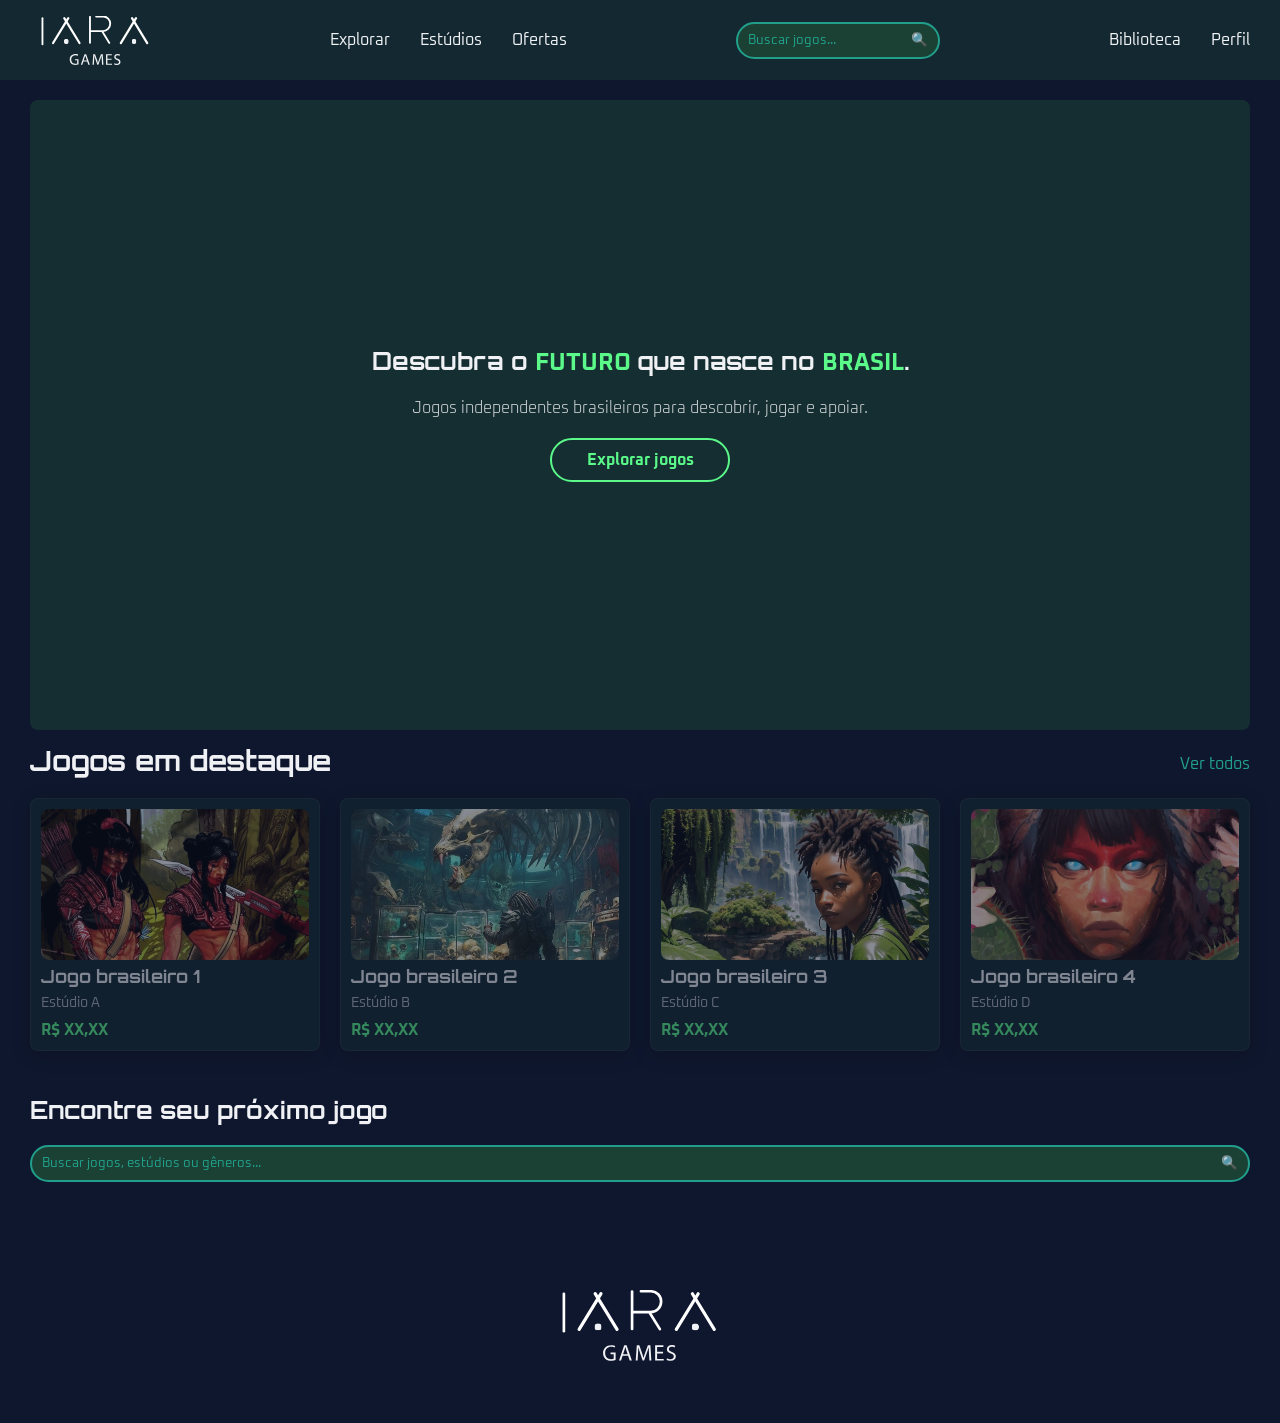
<file: Sprint_1/index.html>
<!DOCTYPE html>
<html lang="pt-BR">
<head>

    <meta charset="UTF-8">
    <meta name="viewport" content="width=device-width, initial-scale=1.0">
    <title>IARA GAMES</title>

        <!-- Icone no Browser -->
     <link rel="shortcut icon" href="./imagens/logo_IARA_GAMES.svg" type="image/svg+xml">

    <!-- Declarando as fontes pelo Google Fonts -->
    <link rel="preconnect" href="https://fonts.googleapis.com">
<link rel="preconnect" href="https://fonts.gstatic.com" crossorigin>
<link href="https://fonts.googleapis.com/css2?family=Oxanium:wght@300;400;500;600;700&display=swap" rel="stylesheet">


    <!-- Chamada para o css -->
     <link rel="stylesheet" href="./CSS/styles.css">

          <!-- Chamada do BS Icons -->
      <link rel="stylesheet" href="https://cdn.jsdelivr.net/npm/bootstrap-icons@1.13.1/font/bootstrap-icons.min.css">


</head>
<body>
    <!-- header da pagina -->
    <header class="header-page" id="top">
    <h1 class="logo">
        <img src="./Imagens/logo_IARA_GAMES.svg" alt="IARA Games - Jogos 100% Brasileiros" class="logo-img">
    </h1>

    <nav aria-label="Navegação principal">
        <ul class="header-menu">
            <li><a href="explorar.html" class="item-menu">Explorar</a></li>
            <li><a href="estudios.html" class="item-menu">Estúdios</a></li>
            <li><a href="ofertas.html" class="item-menu">Ofertas</a></li>
        </ul>
    </nav>
<!-- Header - barra de navegação - Pesquisar -->
    <form class="header-search" role="search" action="#">
        <label for="busca-jogos" class="visually-hidden">Buscar jogos</label>
        <input
            type="search"
            id="busca-jogos"
            name="busca"
            placeholder="Buscar jogos...">
        <button type="submit" aria-label="Buscar">🔍</button>
    </form>

    <nav aria-label="Conta">
        <ul class="header-menu">
            <li><a href="biblioteca.html" class="item-menu">Biblioteca</a></li>
            <li><a href="perfil.html" class="item-menu">Perfil</a></li>
        </ul>
    </nav>
</header>
<!-- Hero -->
<section class="hero">
    <video class="hero-video" autoplay muted loop playsinline>
    <source src="./Imagens/video.mp4" type="video/mp4">
</video>

    <div class="hero-overlay"></div>

    <div class="hero-content">
        <h2>
            Descubra o <span class="text-highlight">FUTURO</span> que nasce no <span class="text-highlight">BRASIL</span>.
        </h2>
        <p class="hero-subtitle">Jogos independentes brasileiros para descobrir, jogar e apoiar.</p>
        <a href="explorar.html" class="btn-primary">Explorar jogos</a>
    </div>
</section>
<!-- Sessão de jogos disponíveis -->
<section class="jogos-destaque">

    <div class="jogos-header">
        <h2>Jogos em destaque</h2>
        <a href="explorar.html" class="link-ver-todos">Ver todos</a>
    </div>

    <div class="jogos-grid">
    <article class="jogo-card">
    <img src="./Imagens/img_1.jpg" title="Jogo Brasileiro 1" alt="Capa do jogo brasileiro 1" class="jogo-imagem" loading="lazy">
    <h3 class="jogo-nome">Jogo brasileiro 1</h3>
    <p class="jogo-estudio">Estúdio A</p>
    <p class="jogo-preco">R$ XX,XX</p>
    </article>

    <article class="jogo-card">
    <img src="./Imagens/img_2.jpg" title="Jogo Brasileiro 2" alt="Capa do jogo brasileiro 2" class="jogo-imagem" loading="lazy">
    <h3 class="jogo-nome">Jogo brasileiro 2</h3>
    <p class="jogo-estudio">Estúdio B</p>
    <p class="jogo-preco">R$ XX,XX</p>
    </article>

    <article class="jogo-card">
    <img src="./Imagens/img_3.jpg" title="Jogo Brasileiro 3" alt="Capa do jogo brasileiro 3" class="jogo-imagem" loading="lazy">
    <h3 class="jogo-nome">Jogo brasileiro 3</h3>
    <p class="jogo-estudio">Estúdio C</p>
    <p class="jogo-preco">R$ XX,XX</p>
    </article>

    <article class="jogo-card">
    <img src="./Imagens/img_4.jpg" title="Jogo Brasileiro 4" alt="Capa do jogo brasileiro 4" class="jogo-imagem" loading="lazy">
    <h3 class="jogo-nome">Jogo brasileiro 4</h3>
    <p class="jogo-estudio">Estúdio D</p>
    <p class="jogo-preco">R$ XX,XX</p>
    </article>
    </div>
</section>

<section class="busca-secundaria">
    <div class="busca-geral">
        <h2>Encontre seu próximo jogo</h2>
    </div>
    <form class="header-search" role="search" action="#">
        <label for="secundaria-jogos" class="visually-hidden">Buscar jogos, estúdios ou gêneros</label>
        <input
            type="search"
            id="secundaria-jogos"
            name="busca"
            placeholder="Buscar jogos, estúdios ou gêneros...">
        <button type="submit" aria-label="Buscar">🔍</button>
    </form>
</section>

<footer class="footer-page">
    <a href="#top" class="footer-logo-link">
        <img src="./Imagens/logo_IARA_GAMES.svg" alt="Voltar ao topo - IARA Games" class="footer-logo">
    </a>
</footer>
</body>
</html>
</file>
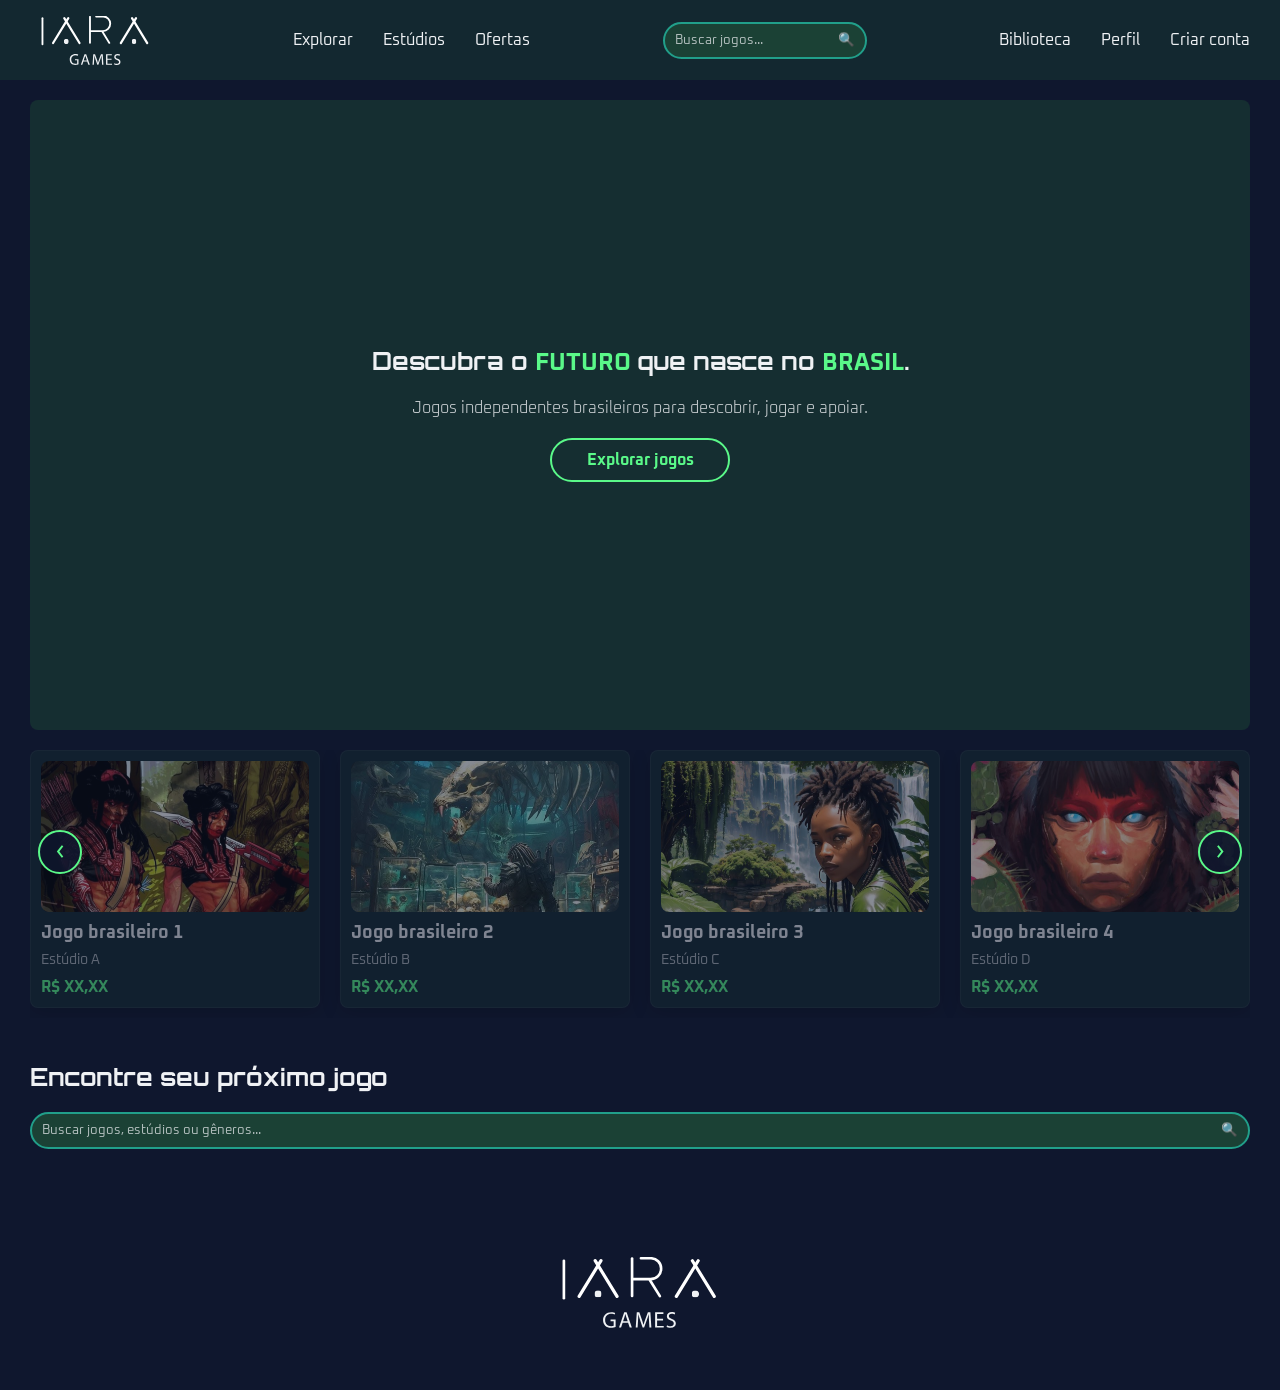
<file: Sprint_2/index.html>
<!DOCTYPE html>
<html lang="pt-BR">
<head>

    <meta charset="UTF-8">
    <meta name="viewport" content="width=device-width, initial-scale=1.0">
    <title>IARA GAMES</title>

        <!-- Icone no Browser -->
     <link rel="shortcut icon" href="./Imagens/logo_IARA_GAMES.svg" type="image/svg+xml">

    <!-- Declarando as fontes pelo Google Fonts -->
    <link rel="preconnect" href="https://fonts.googleapis.com">
<link rel="preconnect" href="https://fonts.gstatic.com" crossorigin>
<link href="https://fonts.googleapis.com/css2?family=Oxanium:wght@300;400;500;600;700&display=swap" rel="stylesheet">


    <!-- Chamada para o css -->
     <link rel="stylesheet" href="./CSS/styles.css">

          <!-- Chamada do BS Icons -->
      <link rel="stylesheet" href="https://cdn.jsdelivr.net/npm/bootstrap-icons@1.13.1/font/bootstrap-icons.min.css">


</head>
<body>
    <!-- header da pagina -->
    <header class="header-page" id="top">
    <h1 class="logo">
        <img src="./Imagens/logo_IARA_GAMES.svg" alt="IARA Games - Jogos 100% Brasileiros" class="logo-img">
    </h1>

    <nav aria-label="Navegação principal">
        <ul class="header-menu">
            <li><a href="explorar.html" class="item-menu">Explorar</a></li>
            <li><a href="estudios.html" class="item-menu">Estúdios</a></li>
            <li><a href="ofertas.html" class="item-menu">Ofertas</a></li>
        </ul>
    </nav>
<!-- Header - barra de navegação - Pesquisar -->
    <form class="header-search" role="search" action="#">
        <label for="busca-jogos" class="visually-hidden">Buscar jogos</label>
        <input
            type="search"
            id="busca-jogos"
            name="busca"
            placeholder="Buscar jogos...">
        <button type="submit" aria-label="Buscar">🔍</button>
    </form>

    <nav aria-label="Conta">
        <ul class="header-menu">
            <li><a href="biblioteca.html" class="item-menu">Biblioteca</a></li>
            <li><a href="perfil.html" class="item-menu">Perfil</a></li>
            <li><a href="cadastro.html" class="item-menu">Criar conta</a></li>
        </ul>
    </nav>
</header>
<!-- Hero -->
<section class="hero">
    <video class="hero-video" autoplay muted loop playsinline>
    <source src="./Imagens/video.mp4" type="video/mp4">
</video>

    <div class="hero-overlay"></div>

    <div class="hero-content">
        <h2>
            Descubra o <span class="text-highlight">FUTURO</span> que nasce no <span class="text-highlight">BRASIL</span>.
        </h2>
        <p class="hero-subtitle">Jogos independentes brasileiros para descobrir, jogar e apoiar.</p>
        <a href="explorar.html" class="btn-primary">Explorar jogos</a>
    </div>
</section>
<!-- Sessão de jogos disponíveis -->
<section class="jogos-destaque">

<div class="carrossel" role="group" aria-label="Carrossel de jogos em destaque">

<a href="#jogo-8" class="carrossel-seta carrossel-seta-anterior seta-pagina-1" aria-label="Ver jogos anteriores">
    <span aria-hidden="true">‹</span>
</a>
<a href="#jogo-1" class="carrossel-seta carrossel-seta-anterior seta-pagina-2" aria-label="Ver jogos anteriores">
    <span aria-hidden="true">‹</span>
</a>

<a href="#jogo-8" class="carrossel-seta carrossel-seta-proximo seta-pagina-1" aria-label="Ver próximos jogos">
    <span aria-hidden="true">›</span>
</a>
<a href="#jogo-1" class="carrossel-seta carrossel-seta-proximo seta-pagina-2" aria-label="Ver próximos jogos">
    <span aria-hidden="true">›</span>
</a>

    <div class="jogos-grid" id="carrossel-jogos">
    <article class="jogo-card" id="jogo-1">
    <img src="./Imagens/img_1.jpg" title="Jogo Brasileiro 1" alt="Capa do jogo brasileiro 1" class="jogo-imagem" loading="lazy">
    <h3 class="jogo-nome"><a href="explorar.html">Jogo brasileiro 1</a></h3>
    <p class="jogo-estudio">Estúdio A</p>
    <p class="jogo-preco">R$ XX,XX</p>
    </article>

    <article class="jogo-card">
    <img src="./Imagens/img_2.jpg" title="Jogo Brasileiro 2" alt="Capa do jogo brasileiro 2" class="jogo-imagem" loading="lazy">
    <h3 class="jogo-nome"><a href="explorar.html">Jogo brasileiro 2</a></h3>
    <p class="jogo-estudio">Estúdio B</p>
    <p class="jogo-preco">R$ XX,XX</p>
    </article>

    <article class="jogo-card">
    <img src="./Imagens/img_3.jpg" title="Jogo Brasileiro 3" alt="Capa do jogo brasileiro 3" class="jogo-imagem" loading="lazy">
    <h3 class="jogo-nome"><a href="explorar.html">Jogo brasileiro 3</a></h3>
    <p class="jogo-estudio">Estúdio C</p>
    <p class="jogo-preco">R$ XX,XX</p>
    </article>

    <article class="jogo-card">
    <img src="./Imagens/img_4.jpg" title="Jogo Brasileiro 4" alt="Capa do jogo brasileiro 4" class="jogo-imagem" loading="lazy">
    <h3 class="jogo-nome"><a href="explorar.html">Jogo brasileiro 4</a></h3>
    <p class="jogo-estudio">Estúdio D</p>
    <p class="jogo-preco">R$ XX,XX</p>
    </article>

    <article class="jogo-card">
    <img src="./Imagens/img_5.jpg" title="Jogo Brasileiro 5" alt="Capa do jogo brasileiro 5" class="jogo-imagem" loading="lazy">
    <h3 class="jogo-nome"><a href="explorar.html">Jogo brasileiro 5</a></h3>
    <p class="jogo-estudio">Estúdio E</p>
    <p class="jogo-preco">R$ XX,XX</p>
    </article>

    <article class="jogo-card">
    <img src="./Imagens/img_6.jpg" title="Jogo Brasileiro 6" alt="Capa do jogo brasileiro 6" class="jogo-imagem" loading="lazy">
    <h3 class="jogo-nome"><a href="explorar.html">Jogo brasileiro 6</a></h3>
    <p class="jogo-estudio">Estúdio F</p>
    <p class="jogo-preco">R$ XX,XX</p>
    </article>

    <article class="jogo-card">
    <img src="./Imagens/img_7.jpg" title="Jogo Brasileiro 7" alt="Capa do jogo brasileiro 7" class="jogo-imagem" loading="lazy">
    <h3 class="jogo-nome"><a href="explorar.html">Jogo brasileiro 7</a></h3>
    <p class="jogo-estudio">Estúdio G</p>
    <p class="jogo-preco">R$ XX,XX</p>
    </article>

    <article class="jogo-card" id="jogo-8">
    <img src="./Imagens/img_8.jpg" title="Jogo Brasileiro 8" alt="Capa do jogo brasileiro 8" class="jogo-imagem" loading="lazy">
    <h3 class="jogo-nome"><a href="explorar.html">Jogo brasileiro 8</a></h3>
    <p class="jogo-estudio">Estúdio H</p>
    <p class="jogo-preco">R$ XX,XX</p>
    </article>
    </div>
    </div>
</section>

<section class="busca-secundaria">
    <div class="busca-geral">
        <h2>Encontre seu próximo jogo</h2>
    </div>
    <form class="header-search" role="search" action="#">
        <label for="secundaria-jogos" class="visually-hidden">Buscar jogos, estúdios ou gêneros</label>
        <input
            type="search"
            id="secundaria-jogos"
            name="busca"
            placeholder="Buscar jogos, estúdios ou gêneros...">
        <button type="submit" aria-label="Buscar">🔍</button>
    </form>
</section>

<footer class="footer-page">
    <a href="#top" class="footer-logo-link">
        <img src="./Imagens/logo_IARA_GAMES.svg" alt="Voltar ao topo - IARA Games" class="footer-logo">
    </a>
</footer>

</body>
</html>
</file>
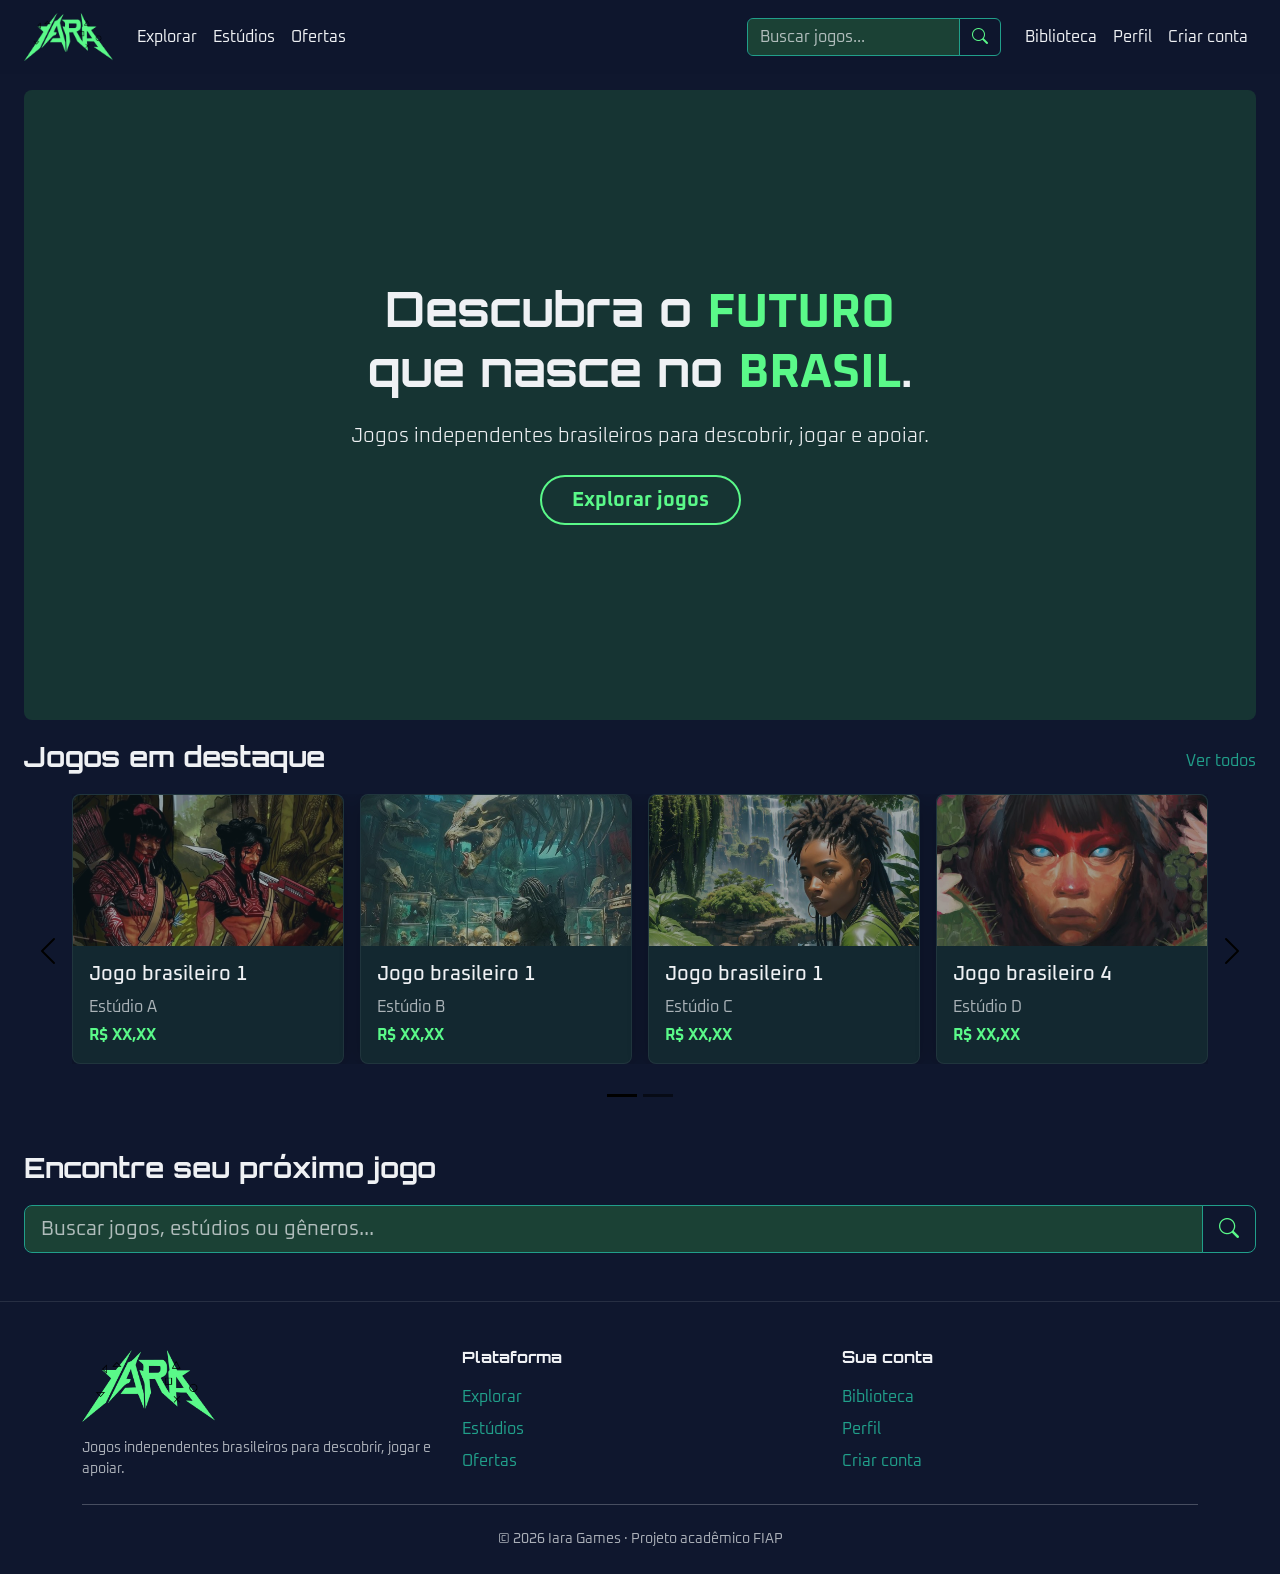
<file: Sprint_3/index.html>
<!DOCTYPE html>
<html lang="pt-BR" data-bs-theme="dark">
<head>

    <meta charset="UTF-8">
    <meta name="viewport" content="width=device-width, initial-scale=1.0">
    <title>IARA GAMES</title>

    <!-- 1º: Bootstrap -->
    <link href="https://cdn.jsdelivr.net/npm/bootstrap@5.3.8/dist/css/bootstrap.min.css" rel="stylesheet">

        <!-- Icone no Browser -->
     <link rel="shortcut icon" href="./Imagens/iaragames_logo_g1.png" type="image/png">

    <!-- Declarando as fontes pelo Google Fonts -->
    <link rel="preconnect" href="https://fonts.googleapis.com">
<link rel="preconnect" href="https://fonts.gstatic.com" crossorigin>
<link href="https://fonts.googleapis.com/css2?family=Oxanium:wght@300;400;500;600;700&display=swap" rel="stylesheet">


    <!-- Chamada para o css -->
     <link rel="stylesheet" href="./CSS/styles.css">

          <!-- Chamada do BS Icons -->
      <link rel="stylesheet" href="https://cdn.jsdelivr.net/npm/bootstrap-icons@1.13.1/font/bootstrap-icons.min.css">


</head>
<body>
    <a class="visually-hidden-focusable" href="#conteudo">Ir para o conteúdo principal</a>
    <!-- header da pagina -->
    <header class="sticky-top">
    <nav class="navbar navbar-expand-lg navbar-iara" aria-label="Navegação principal">
        <div class="container-fluid px-lg-4">

            <a class="navbar-brand" href="index.html">
                <img src="./Imagens/iaragames_logo_g1.png" alt="IARA Games - Jogos 100% Brasileiros" class="logo-img">
            </a>

            <button class="navbar-toggler" type="button"
                    data-bs-toggle="collapse" data-bs-target="#menuPrincipal"
                    aria-controls="menuPrincipal" aria-expanded="false" aria-label="Abrir menu">
                <span class="navbar-toggler-icon"></span>
            </button>

            <div class="collapse navbar-collapse" id="menuPrincipal">

                <ul class="navbar-nav me-lg-auto">
                    <li class="nav-item"><a class="nav-link" href="explorar.html">Explorar</a></li>
                    <li class="nav-item"><a class="nav-link" href="estudios.html">Estúdios</a></li>
                    <li class="nav-item"><a class="nav-link" href="ofertas.html">Ofertas</a></li>
                </ul>

                <form class="my-3 my-lg-0 mx-lg-3" role="search" action="#">
                    <label for="busca-jogos" class="visually-hidden">Buscar jogos</label>
                    <div class="input-group">
                        <input class="form-control" type="search" id="busca-jogos"
                               name="busca" placeholder="Buscar jogos...">
                        <button class="btn btn-outline-iara" type="submit" aria-label="Buscar">
                            <i class="bi bi-search" aria-hidden="true"></i>
                        </button>
                    </div>
                </form>

                <ul class="navbar-nav">
                    <li class="nav-item"><a class="nav-link" href="biblioteca.html">Biblioteca</a></li>
                    <li class="nav-item"><a class="nav-link" href="perfil.html">Perfil</a></li>
                    <li class="nav-item"><a class="nav-link" href="cadastro.html">Criar conta</a></li>
                </ul>

            </div>
        </div>
    </nav>
</header>

 <main id="conteudo">
<!-- Hero -->
<section class="hero position-relative overflow-hidden rounded-3 d-flex align-items-center mx-3 mx-lg-4 my-3"
         aria-labelledby="titulo-hero">

    <video class="hero-video position-absolute top-0 start-0 w-100 h-100 object-fit-cover z-0"
           autoplay muted loop playsinline aria-hidden="true">
        <source src="./Imagens/video.mp4" type="video/mp4">
    </video>

    <div class="hero-overlay position-absolute top-0 start-0 w-100 h-100 z-1"></div>

    <div class="container position-relative z-2 py-5">
        <div class="row justify-content-center text-center">
            <div class="col-12 col-lg-10 col-xl-8">
                <h1 id="titulo-hero" class="display-5 fw-bold mb-3">
                    Descubra o <span class="text-highlight">FUTURO</span>
                    que nasce no <span class="text-highlight">BRASIL</span>.
                </h1>
                <p class="lead mb-4">
                    Jogos independentes brasileiros para descobrir, jogar e apoiar.
                </p>
                <a href="explorar.html" class="btn btn-iara btn-lg">Explorar jogos</a>
            </div>
        </div>
    </div>
</section>
<!-- Sessão de jogos disponíveis -->
<section class="container-fluid px-3 px-lg-4 my-4" aria-labelledby="titulo-destaques">

    <div class="d-flex justify-content-between align-items-center mb-3">
        <h2 id="titulo-destaques" class="h3 mb-0">Jogos em destaque</h2>
        <a href="explorar.html">Ver todos</a>
    </div>

    <div id="carrosselJogos" class="carousel slide px-md-5"
         aria-roledescription="carousel" aria-label="Jogos em destaque">

        <div class="carousel-inner">

            <!-- Slide 1: jogos 1 a 4 -->
            <div class="carousel-item active" role="group" aria-roledescription="slide" aria-label="Jogos 1 a 4">
                <div class="row row-cols-2 row-cols-lg-4 g-3">

                    <div class="col">
                        <article class="card card-jogo h-100">
                            <div class="ratio ratio-16x9">
                                <img src="./Imagens/img_1.jpg" class="card-img-top object-fit-cover"
                                     alt="Capa do jogo brasileiro 1" loading="lazy">
                            </div>
                            <div class="card-body">
                                <h3 class="card-title h5">
                                    <a href="explorar.html" class="stretched-link">Jogo brasileiro 1</a>
                                </h3>
                                <p class="card-text text-body-secondary mb-1">Estúdio A</p>
                                <p class="card-text jogo-preco mb-0">R$ XX,XX</p>
                            </div>
                        </article>
                    </div>
                    <div class="col">
                        <article class="card card-jogo h-100">
                            <div class="ratio ratio-16x9">
                                <img src="./Imagens/img_2.jpg" class="card-img-top object-fit-cover"
                                     alt="Capa do jogo brasileiro 2" loading="lazy">
                            </div>
                            <div class="card-body">
                                <h3 class="card-title h5">
                                    <a href="explorar.html" class="stretched-link">Jogo brasileiro 1</a>
                                </h3>
                                <p class="card-text text-body-secondary mb-1">Estúdio B</p>
                                <p class="card-text jogo-preco mb-0">R$ XX,XX</p>
                            </div>
                        </article>
                    </div>
                    <div class="col">
                        <article class="card card-jogo h-100">
                            <div class="ratio ratio-16x9">
                                <img src="./Imagens/img_3.jpg" class="card-img-top object-fit-cover"
                                     alt="Capa do jogo brasileiro 3" loading="lazy">
                            </div>
                            <div class="card-body">
                                <h3 class="card-title h5">
                                    <a href="explorar.html" class="stretched-link">Jogo brasileiro 1</a>
                                </h3>
                                <p class="card-text text-body-secondary mb-1">Estúdio C</p>
                                <p class="card-text jogo-preco mb-0">R$ XX,XX</p>
                            </div>
                        </article>
                    </div>
                    <div class="col">
                        <article class="card card-jogo h-100">
                            <div class="ratio ratio-16x9">
                                <img src="./Imagens/img_4.jpg" class="card-img-top object-fit-cover"
                                     alt="Capa do jogo brasileiro 1" loading="lazy">
                            </div>
                            <div class="card-body">
                                <h3 class="card-title h5">
                                    <a href="explorar.html" class="stretched-link">Jogo brasileiro 4</a>
                                </h3>
                                <p class="card-text text-body-secondary mb-1">Estúdio D</p>
                                <p class="card-text jogo-preco mb-0">R$ XX,XX</p>
                            </div>
                        </article>
                    </div>
                </div>
            </div>

            <!-- Slide 2: jogos 5 a 8 (mesma estrutura; os sem capa usam o placeholder) -->
            <div class="carousel-item" role="group" aria-roledescription="slide" aria-label="Jogos 5 a 8">
                <div class="row row-cols-2 row-cols-lg-4 g-3">

                    <div class="col">
                        <article class="card card-jogo h-100">
                            <div class="ratio ratio-16x9">
                                <img src="./Imagens/img_5.jpg" class="card-img-top object-fit-cover"
                                     alt="Capa do jogo brasileiro 1" loading="lazy">
                            </div>
                            <div class="card-body">
                                <h3 class="card-title h5">
                                    <a href="explorar.html" class="stretched-link">Jogo brasileiro 5</a>
                                </h3>
                                <p class="card-text text-body-secondary mb-1">Estúdio E</p>
                                <p class="card-text jogo-preco mb-0">R$ XX,XX</p>
                            </div>
                        </article>
                    </div>
                    <div class="col">
                        <article class="card card-jogo h-100">
                            <div class="ratio ratio-16x9">
                                <img src="./Imagens/img_6.jpg" class="card-img-top object-fit-cover"
                                     alt="Capa do jogo brasileiro 6" loading="lazy">
                            </div>
                            <div class="card-body">
                                <h3 class="card-title h5">
                                    <a href="explorar.html" class="stretched-link">Jogo brasileiro 6</a>
                                </h3>
                                <p class="card-text text-body-secondary mb-1">Estúdio F</p>
                                <p class="card-text jogo-preco mb-0">R$ XX,XX</p>
                            </div>
                        </article>
                    </div>
                    <div class="col">
                        <article class="card card-jogo h-100">
                            <div class="ratio ratio-16x9">
                                <img src="./Imagens/img_7.jpg" class="card-img-top object-fit-cover"
                                     alt="Capa do jogo brasileiro 1" loading="lazy">
                            </div>
                            <div class="card-body">
                                <h3 class="card-title h5">
                                    <a href="explorar.html" class="stretched-link">Jogo brasileiro 7</a>
                                </h3>
                                <p class="card-text text-body-secondary mb-1">Estúdio G</p>
                                <p class="card-text jogo-preco mb-0">R$ XX,XX</p>
                            </div>
                        </article>
                    </div>
                    <div class="col">
                        <article class="card card-jogo h-100">
                            <div class="ratio ratio-16x9">
                                <img src="./Imagens/img_8.jpg" class="card-img-top object-fit-cover"
                                     alt="Capa do jogo brasileiro 8" loading="lazy">
                            </div>
                            <div class="card-body">
                                <h3 class="card-title h5">
                                    <a href="explorar.html" class="stretched-link">Jogo brasileiro 8</a>
                                </h3>
                                <p class="card-text text-body-secondary mb-1">Estúdio H</p>
                                <p class="card-text jogo-preco mb-0">R$ XX,XX</p>
                            </div>
                        </article>
                    </div>

                </div>
            </div>
        </div>

        <button class="carousel-control-prev d-none d-md-flex" type="button"
                data-bs-target="#carrosselJogos" data-bs-slide="prev">
            <span class="carousel-control-prev-icon" aria-hidden="true"></span>
            <span class="visually-hidden">Jogos anteriores</span>
        </button>
        <button class="carousel-control-next d-none d-md-flex" type="button"
                data-bs-target="#carrosselJogos" data-bs-slide="next">
            <span class="carousel-control-next-icon" aria-hidden="true"></span>
            <span class="visually-hidden">Próximos jogos</span>
        </button>

        <div class="carousel-indicators">
            <button type="button" data-bs-target="#carrosselJogos" data-bs-slide-to="0"
                    class="active" aria-current="true" aria-label="Jogos 1 a 4"></button>
            <button type="button" data-bs-target="#carrosselJogos" data-bs-slide-to="1"
                    aria-label="Jogos 5 a 8"></button>
        </div>
    </div>
</section>

<section class="container-fluid px-3 px-lg-4 my-5" aria-labelledby="titulo-busca">
    <h2 id="titulo-busca" class="h3 mb-3">Encontre seu próximo jogo</h2>

    <form role="search" action="#">
        <label for="busca-secundaria" class="visually-hidden">Buscar jogos, estúdios ou gêneros</label>
        <div class="input-group input-group-lg">
            <input class="form-control" type="search" id="busca-secundaria" name="busca"
                   placeholder="Buscar jogos, estúdios ou gêneros...">
            <button class="btn btn-outline-iara" type="submit" aria-label="Buscar">
                <i class="bi bi-search" aria-hidden="true"></i>
            </button>
        </div>
    </form>
</section>
</main>
<footer class="footer-iara mt-5 pt-5 pb-4">
    <div class="container">
        <div class="row gy-4 text-center text-md-start">

            <div class="col-12 col-md-4">
                <a href="#top" class="d-inline-block mb-3">
                    <img src="./Imagens/iaragames_logo_g1.png" alt="Voltar ao topo - IARA Games" class="footer-logo">
                </a>
                <p class="small text-body-secondary mb-0">
                    Jogos independentes brasileiros para descobrir, jogar e apoiar.
                </p>
            </div>

            <nav class="col-6 col-md-4" aria-label="Plataforma">
                <h2 class="h6 mb-3">Plataforma</h2>
                <ul class="list-unstyled mb-0">
                    <li class="mb-2"><a href="explorar.html">Explorar</a></li>
                    <li class="mb-2"><a href="estudios.html">Estúdios</a></li>
                    <li><a href="ofertas.html">Ofertas</a></li>
                </ul>
            </nav>

            <nav class="col-6 col-md-4" aria-label="Conta">
                <h2 class="h6 mb-3">Sua conta</h2>
                <ul class="list-unstyled mb-0">
                    <li class="mb-2"><a href="biblioteca.html">Biblioteca</a></li>
                    <li class="mb-2"><a href="perfil.html">Perfil</a></li>
                    <li><a href="cadastro.html">Criar conta</a></li>
                </ul>
            </nav>
        </div>

        <hr class="my-4">
        <p class="small text-center text-body-secondary mb-0">
            © 2026 Iara Games · Projeto acadêmico FIAP
        </p>
    </div>
</footer>

<script src="https://cdn.jsdelivr.net/npm/bootstrap@5.3.8/dist/js/bootstrap.bundle.min.js"></script>

</body>
</html>
</file>
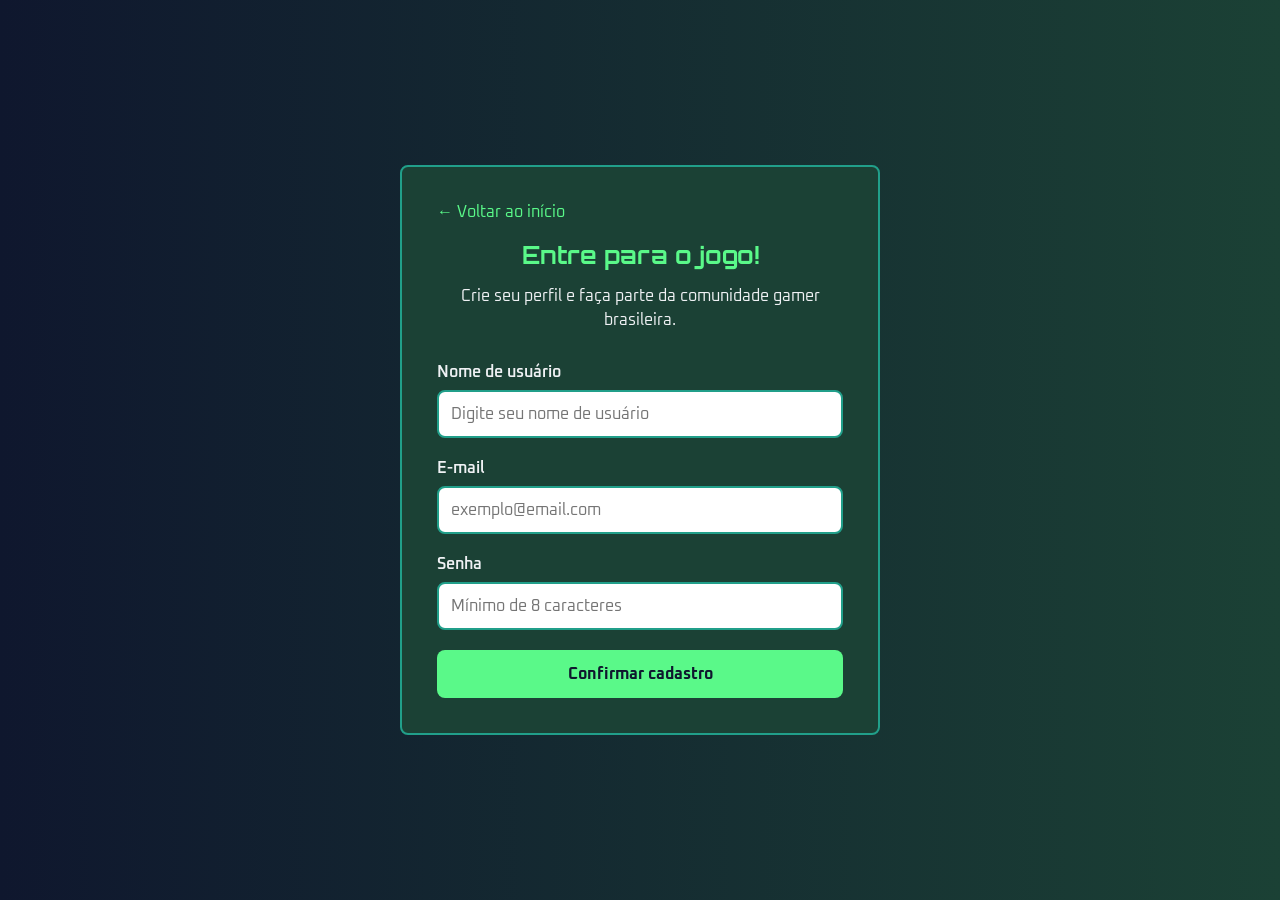
<file: Sprint_2/cadastro.html>
<!DOCTYPE html>
<html lang="pt-BR">
<head>
    <meta charset="UTF-8">
    <meta name="viewport" content="width=device-width, initial-scale=1.0">

    <title>Cadastro | Iara Games</title>

    <link rel="shortcut icon"
          href="./Imagens/logo_IARA_GAMES.svg"
          type="image/svg+xml">

    <link rel="preconnect" href="https://fonts.googleapis.com">
    <link rel="preconnect" href="https://fonts.gstatic.com" crossorigin>
    <link href="https://fonts.googleapis.com/css2?family=Oxanium:wght@300;400;500;600;700&display=swap"
          rel="stylesheet">

    <link rel="stylesheet" href="./CSS/styles.css">
</head>

<body>

    <main class="pagina-cadastro">

        <section class="cadastro" aria-labelledby="titulo-cadastro">

            <a href="index.html" class="voltar-inicio" id="voltar-inicio">
    ← Voltar ao início
        </a>

            <div id="apresentacao-cadastro">
    <h1 id="titulo-cadastro">Entre para o jogo!</h1>

    <p class="cadastro-subtitulo">
        Crie seu perfil e faça parte da comunidade gamer brasileira.
    </p>
</div>

            <form class="form-cadastro" id="form-cadastro">

                <div class="campo-cadastro">
                    <label for="nome-usuario">Nome de usuário</label>
                    <input
                        type="text"
                        id="nome-usuario"
                        name="usuario"
                        placeholder="Digite seu nome de usuário"
                        minlength="3"
                        autocomplete="username"
                        required>
                </div>

                <div class="campo-cadastro">
                    <label for="email-cadastro">E-mail</label>
                    <input
                        type="email"
                        id="email-cadastro"
                        name="email"
                        placeholder="exemplo@email.com"
                        autocomplete="email"
                        required>
                </div>

                <div class="campo-cadastro">
                    <label for="senha-cadastro">Senha</label>
                    <input
                        type="password"
                        id="senha-cadastro"
                        name="senha"
                        placeholder="Mínimo de 8 caracteres"
                        minlength="8"
                        autocomplete="new-password"
                        required>
                </div>

                <button type="submit" class="btn-cadastro">
                    Confirmar cadastro
                </button>

            </form>

            <div id="mensagem-sucesso" class="mensagem-sucesso" role="status" hidden>
    <span class="selo-sucesso">CADASTRO CONCLUÍDO</span>
    <h2>Bem-vindo à Iara Games!</h2>

    <p>
        Você concluiu nossa demonstração de cadastro com sucesso.
        O universo dos games brasileiros está esperando por você!
    </p>

    <a href="index.html">Explorar a Iara Games</a>
</div>


        </section>

    </main>

    <script>
    const formulario = document.getElementById("form-cadastro");
    const apresentacao = document.getElementById("apresentacao-cadastro");
    const mensagem = document.getElementById("mensagem-sucesso");
    const voltarInicio = document.getElementById("voltar-inicio");

    formulario.addEventListener("submit", function(evento) {
        evento.preventDefault();

        apresentacao.hidden = true;
        formulario.hidden = true;
        voltarInicio.hidden = true;
        mensagem.hidden = false;

        // Move o foco para o título da confirmação (leitores de tela anunciam a mudança)
        const tituloSucesso = mensagem.querySelector("h2");
        tituloSucesso.setAttribute("tabindex", "-1");
        tituloSucesso.focus();
    });
</script>

</body>
</html>
</file>
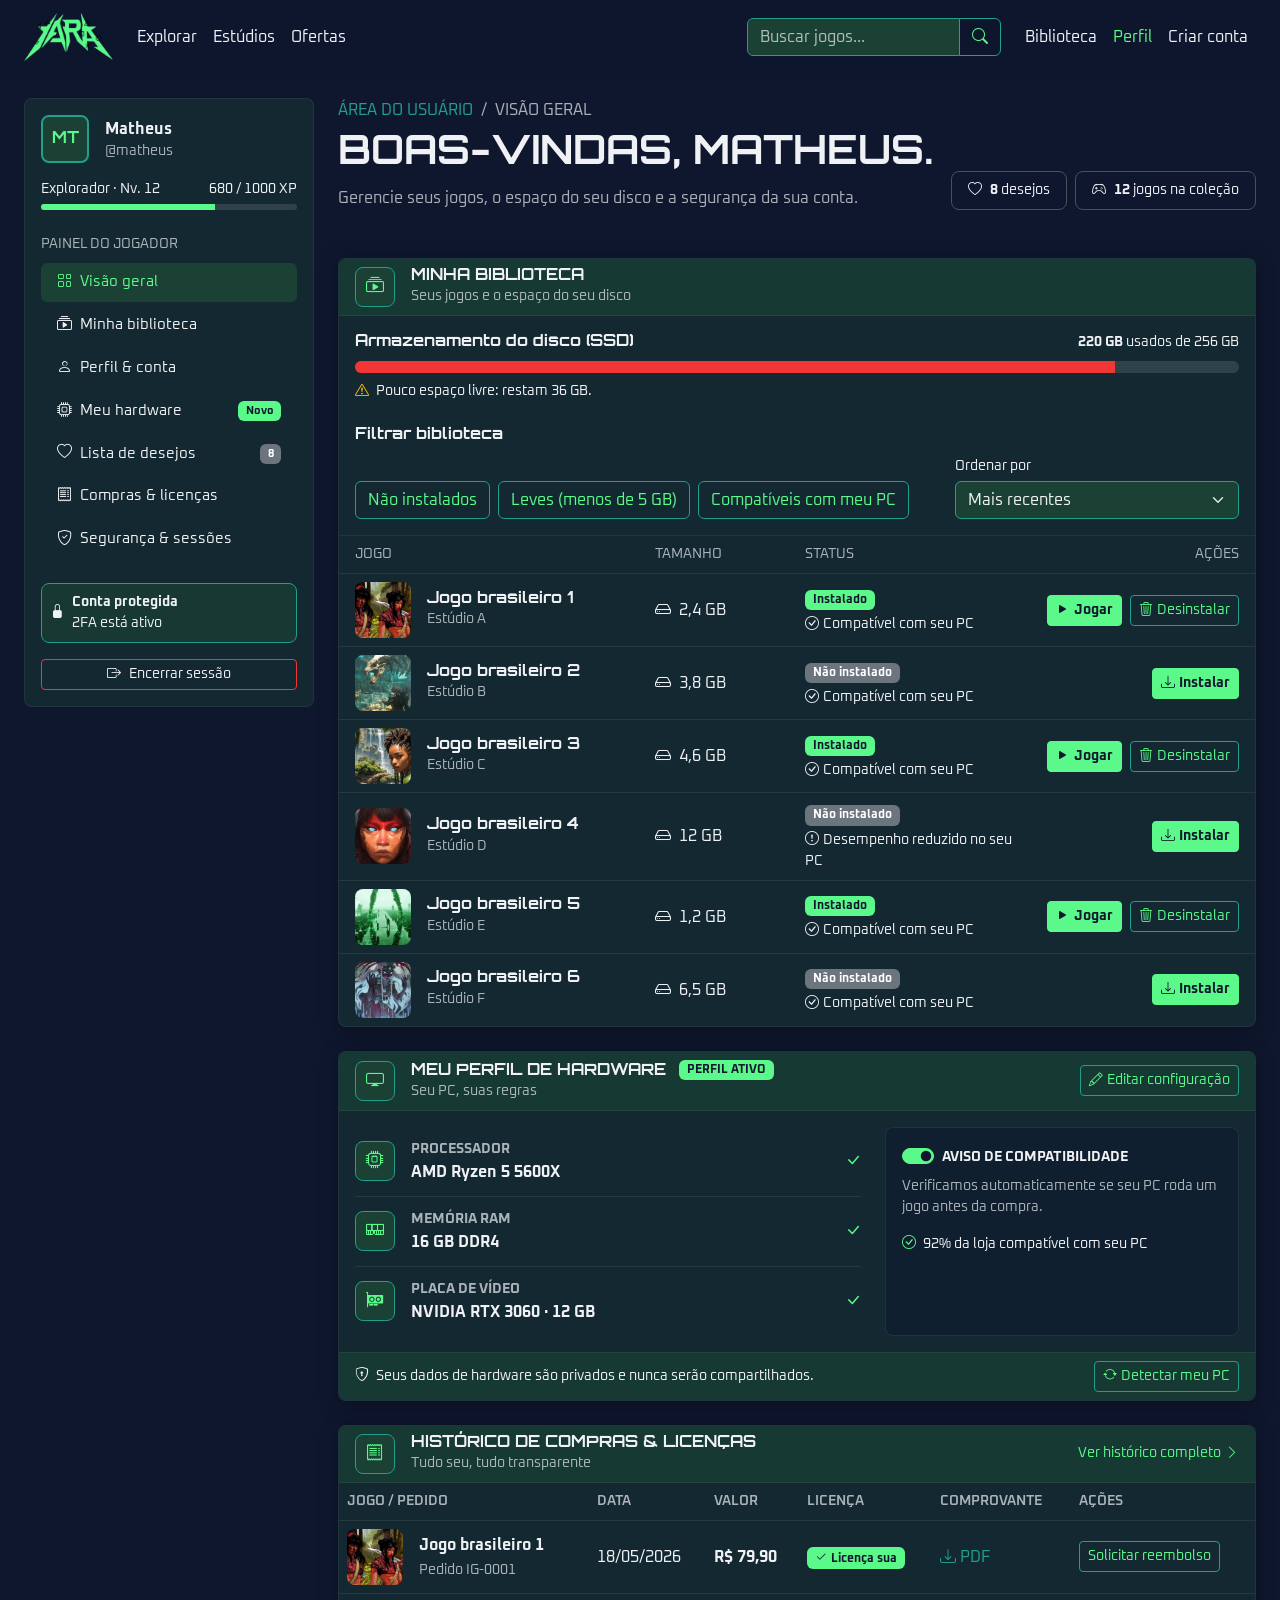
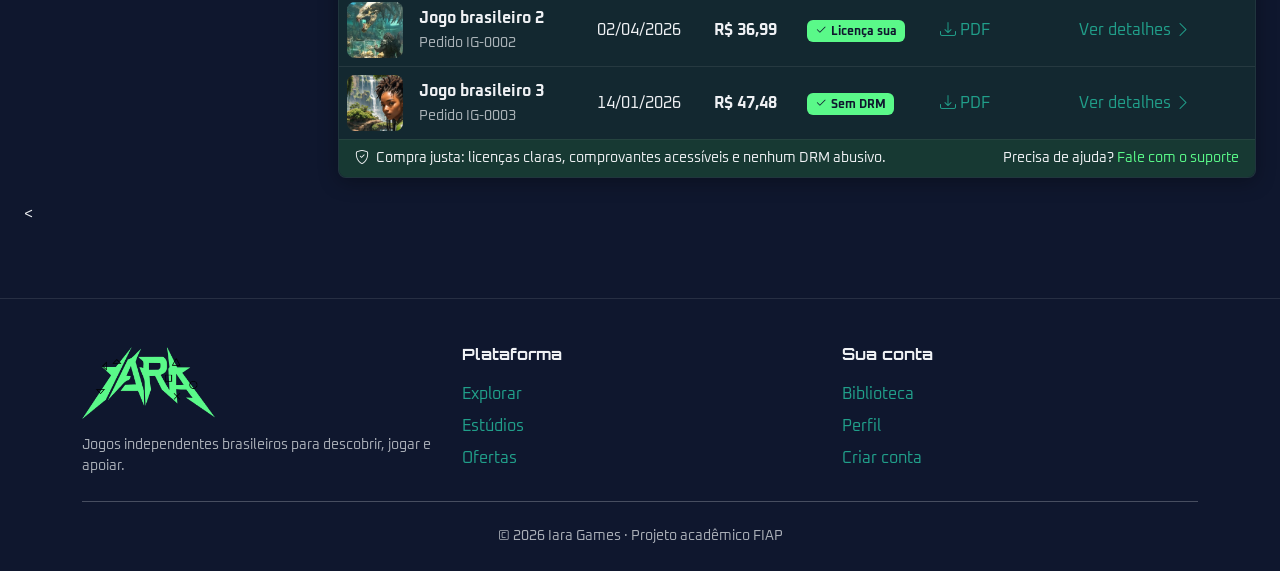
<file: Sprint_3/area-usuario.html>
<!DOCTYPE html>
<html lang="pt-BR" data-bs-theme="dark">
<head>
    <meta charset="UTF-8">
    <meta name="viewport" content="width=device-width, initial-scale=1.0">
    <title>Área do usuário | Iara Games</title>

    <!-- 1º Bootstrap, depois ícones, fontes e, por ÚLTIMO, o nosso CSS -->
    <link href="https://cdn.jsdelivr.net/npm/bootstrap@5.3.8/dist/css/bootstrap.min.css" rel="stylesheet">
    <link rel="stylesheet" href="https://cdn.jsdelivr.net/npm/bootstrap-icons@1.13.1/font/bootstrap-icons.min.css">

    <link rel="shortcut icon" href="./Imagens/iaragames_logo_g1.png" type="image/png">

    <link rel="preconnect" href="https://fonts.googleapis.com">
    <link rel="preconnect" href="https://fonts.gstatic.com" crossorigin>
    <link href="https://fonts.googleapis.com/css2?family=Oxanium:wght@300;400;500;600;700&display=swap" rel="stylesheet">

    <link rel="stylesheet" href="./CSS/styles.css">
</head>
<body>

    <!-- Atalho para quem navega por teclado -->
    <a class="visually-hidden-focusable" href="#conteudo">Ir para o conteúdo principal</a>

    <!-- ===================== HEADER ===================== -->
    <header class="sticky-top" id="top">
        <nav class="navbar navbar-expand-lg navbar-iara" aria-label="Navegação principal">
            <div class="container-fluid px-lg-4">

                <a class="navbar-brand" href="index.html">
                    <img src="./Imagens/iaragames_logo_g1.png"
                         alt="IARA Games - Jogos 100% Brasileiros" class="logo-img">
                </a>

                <button class="navbar-toggler" type="button"
                        data-bs-toggle="collapse" data-bs-target="#menuPrincipal"
                        aria-controls="menuPrincipal" aria-expanded="false" aria-label="Abrir menu">
                    <span class="navbar-toggler-icon"></span>
                </button>

                <div class="collapse navbar-collapse" id="menuPrincipal">

                    <ul class="navbar-nav me-lg-auto">
                        <li class="nav-item"><a class="nav-link" href="explorar.html">Explorar</a></li>
                        <li class="nav-item"><a class="nav-link" href="estudios.html">Estúdios</a></li>
                        <li class="nav-item"><a class="nav-link" href="ofertas.html">Ofertas</a></li>
                    </ul>

                    <form class="my-3 my-lg-0 mx-lg-3" role="search" action="#">
                        <label for="busca-jogos" class="visually-hidden">Buscar jogos</label>
                        <div class="input-group">
                            <input class="form-control" type="search" id="busca-jogos"
                                   name="busca" placeholder="Buscar jogos...">
                            <button class="btn btn-outline-iara" type="submit" aria-label="Buscar">
                                <i class="bi bi-search" aria-hidden="true"></i>
                            </button>
                        </div>
                    </form>

                    <ul class="navbar-nav">
                        <li class="nav-item"><a class="nav-link" href="biblioteca.html">Biblioteca</a></li>
                        <li class="nav-item">
                            <a class="nav-link active" href="area-usuario.html" aria-current="page">Perfil</a>
                        </li>
                        <li class="nav-item"><a class="nav-link" href="cadastro.html">Criar conta</a></li>
                    </ul>

                </div>
            </div>
        </nav>
    </header>

    <!-- ===================== CONTEÚDO ===================== -->
    <main id="conteudo" class="container-fluid px-3 px-lg-4 py-4">
        <div class="row g-4">

            <!-- Botão que abre o menu lateral (só aparece em telas menores que lg) -->
            <div class="col-12 d-lg-none">
                <button class="btn btn-outline-iara" type="button"
                        data-bs-toggle="offcanvas" data-bs-target="#menuUsuario"
                        aria-controls="menuUsuario">
                    <i class="bi bi-list me-2" aria-hidden="true"></i>Painel do jogador
                </button>
            </div>

            <!-- ---------- COLUNA 1: MENU LATERAL ---------- -->
            <aside class="col-lg-3">
                <div class="offcanvas-lg offcanvas-start painel-lateral" tabindex="-1"
                     id="menuUsuario" aria-labelledby="tituloMenuUsuario">

                    <div class="offcanvas-header">
                        <!-- <p> e não <h2>: este título aparece antes do <h1> no código -->
                        <p class="offcanvas-title h5 mb-0" id="tituloMenuUsuario">Painel do jogador</p>
                        <button type="button" class="btn-close" data-bs-dismiss="offcanvas"
                                data-bs-target="#menuUsuario" aria-label="Fechar menu"></button>
                    </div>

                    <div class="offcanvas-body">
                        <div class="painel-conteudo w-100 p-3 rounded-3">

                            <div class="d-flex align-items-center gap-3 mb-3">
                                <span class="avatar-usuario" aria-hidden="true">MT</span>
                                <div>
                                    <p class="fw-bold mb-0">Matheus</p>
                                    <p class="small text-body-secondary mb-0">@matheus</p>
                                </div>
                            </div>

                            <p class="small mb-1 d-flex justify-content-between">
                                <span>Explorador · Nv. 12</span>
                                <span>680 / 1000 XP</span>
                            </p>
                            <div class="progress mb-4" role="progressbar"
                                 aria-label="Experiência: 680 de 1000 XP"
                                 aria-valuenow="680" aria-valuemin="0" aria-valuemax="1000">
                                <div class="progress-bar" style="width: 68%"></div>
                            </div>

                            <p class="text-uppercase small text-body-secondary mb-2" id="rotulo-painel">
                                Painel do jogador
                            </p>
                            <nav aria-labelledby="rotulo-painel">
                                <ul class="nav nav-pills flex-column gap-1">
                                    <li class="nav-item">
                                        <a class="nav-link active d-flex align-items-center"
                                           href="area-usuario.html" aria-current="page">
                                            <i class="bi bi-grid me-2" aria-hidden="true"></i>Visão geral
                                        </a>
                                    </li>
                                    <li class="nav-item">
                                        <a class="nav-link d-flex align-items-center" href="#biblioteca">
                                            <i class="bi bi-collection-play me-2" aria-hidden="true"></i>Minha biblioteca
                                        </a>
                                    </li>
                                    <li class="nav-item">
                                        <a class="nav-link d-flex align-items-center" href="#">
                                            <i class="bi bi-person me-2" aria-hidden="true"></i>Perfil &amp; conta
                                        </a>
                                    </li>
                                    <li class="nav-item">
                                        <a class="nav-link d-flex align-items-center" href="#hardware">
                                            <i class="bi bi-cpu me-2" aria-hidden="true"></i>Meu hardware
                                            <span class="badge badge-iara ms-auto">Novo</span>
                                        </a>
                                    </li>
                                    <li class="nav-item">
                                        <a class="nav-link d-flex align-items-center" href="#">
                                            <i class="bi bi-heart me-2" aria-hidden="true"></i>Lista de desejos
                                            <span class="badge text-bg-secondary ms-auto">8<span class="visually-hidden"> itens</span></span>
                                        </a>
                                    </li>
                                    <li class="nav-item">
                                        <a class="nav-link d-flex align-items-center" href="#compras">
                                            <i class="bi bi-receipt me-2" aria-hidden="true"></i>Compras &amp; licenças
                                        </a>
                                    </li>
                                    <li class="nav-item">
                                        <a class="nav-link d-flex align-items-center" href="#">
                                            <i class="bi bi-shield-check me-2" aria-hidden="true"></i>Segurança &amp; sessões
                                        </a>
                                    </li>
                                </ul>
                            </nav>

                            <div class="caixa-segura rounded-3 p-2 mt-4 small d-flex align-items-center gap-2">
                                <i class="bi bi-lock-fill" aria-hidden="true"></i>
                                <div>
                                    <strong class="d-block">Conta protegida</strong>
                                    2FA está ativo
                                </div>
                            </div>

                            <a href="index.html" class="btn btn-sair btn-sm w-100 mt-3">
                                <i class="bi bi-box-arrow-right me-2" aria-hidden="true"></i>Encerrar sessão
                            </a>

                        </div>
                    </div>
                </div>
            </aside>

            <!-- ---------- COLUNA 2: CONTEÚDO DA PÁGINA ---------- -->
            <div class="col-lg-9">

                <nav aria-label="Você está aqui">
                    <ol class="breadcrumb small text-uppercase mb-2">
                        <li class="breadcrumb-item"><a href="area-usuario.html">Área do usuário</a></li>
                        <li class="breadcrumb-item active" aria-current="page">Visão geral</li>
                    </ol>
                </nav>

                <div class="d-flex flex-column flex-md-row justify-content-between align-items-md-end gap-3 mb-5">
                    <div>
                        <h1 class="display-6 text-uppercase mb-2">Boas-vindas, Matheus.</h1>
                        <p class="text-body-secondary mb-0">
                            Gerencie seus jogos, o espaço do seu disco e a segurança da sua conta.
                        </p>
                    </div>
                    <ul class="list-unstyled d-flex gap-2 mb-0">
                        <li class="border rounded-3 px-3 py-2 small">
                            <i class="bi bi-heart me-2" aria-hidden="true"></i><strong>8</strong> desejos
                        </li>
                        <li class="border rounded-3 px-3 py-2 small">
                            <i class="bi bi-controller me-2" aria-hidden="true"></i><strong>12</strong> jogos na coleção
                        </li>
                    </ul>
                </div>

                <!-- ===== BLOCO 1: MINHA BIBLIOTECA (jornada do Matheus) ===== -->
                <section id="biblioteca" class="card card-iara mb-4" aria-labelledby="titulo-biblioteca">

                    <div class="card-header d-flex align-items-center gap-3">
                        <span class="icone-bloco" aria-hidden="true"><i class="bi bi-collection-play"></i></span>
                        <div>
                            <h2 id="titulo-biblioteca" class="h6 text-uppercase mb-0">Minha biblioteca</h2>
                            <p class="small text-body-secondary mb-0">Seus jogos e o espaço do seu disco</p>
                        </div>
                    </div>

                    <div class="card-body">

                        <!-- Etapa 1 da jornada: ver o espaço do disco -->
                        <div class="mb-4">
                            <div class="d-flex flex-wrap justify-content-between align-items-baseline gap-2 mb-2">
                                <h3 class="h6 mb-0">Armazenamento do disco (SSD)</h3>
                                <p class="small mb-0"><strong>220 GB</strong> usados de 256 GB</p>
                            </div>
                            <div class="progress barra-armazenamento" role="progressbar"
                                 aria-label="Armazenamento do disco"
                                 aria-valuenow="220" aria-valuemin="0" aria-valuemax="256"
                                 aria-valuetext="220 GB usados de 256 GB">
                                <div class="progress-bar" style="width: 86%"></div>
                            </div>
                            <p class="small mb-0 mt-2">
                                <i class="bi bi-exclamation-triangle text-warning me-1" aria-hidden="true"></i>
                                Pouco espaço livre: restam 36 GB.
                            </p>
                        </div>

                        <!-- Etapa 2 da jornada: filtrar o acervo -->
                        <form aria-labelledby="titulo-filtros">
                            <h3 id="titulo-filtros" class="h6 mb-2">Filtrar biblioteca</h3>
                            <div class="row g-3 align-items-end">

                                <div class="col-12 col-lg">
                                    <fieldset>
                                        <legend class="visually-hidden">Filtros rápidos</legend>
                                        <div class="d-flex flex-wrap gap-2">
                                            <input type="checkbox" class="btn-check" id="filtro-nao-instalados" autocomplete="off">
                                            <label class="btn btn-outline-iara" for="filtro-nao-instalados">Não instalados</label>

                                            <input type="checkbox" class="btn-check" id="filtro-leves" autocomplete="off">
                                            <label class="btn btn-outline-iara" for="filtro-leves">Leves (menos de 5 GB)</label>

                                            <input type="checkbox" class="btn-check" id="filtro-compativeis" autocomplete="off">
                                            <label class="btn btn-outline-iara" for="filtro-compativeis">Compatíveis com meu PC</label>
                                        </div>
                                    </fieldset>
                                </div>

                                <div class="col-12 col-sm-6 col-lg-4">
                                    <label for="ordenar" class="form-label small mb-1">Ordenar por</label>
                                    <select id="ordenar" class="form-select">
                                        <option>Mais recentes</option>
                                        <option>Menor tamanho</option>
                                        <option>Maior tamanho</option>
                                        <option>Nome (A–Z)</option>
                                    </select>
                                </div>
                            </div>
                        </form>
                    </div>

                    <!-- Etapas 3 e 4 da jornada: instalar, jogar, desinstalar -->
                    <ul class="list-group list-group-flush">

                        <li class="list-group-item d-none d-md-block small text-uppercase text-body-secondary"
                            aria-hidden="true">
                            <div class="row g-3">
                                <div class="col-md-4">Jogo</div>
                                <div class="col-md-2">Tamanho</div>
                                <div class="col-md-3">Status</div>
                                <div class="col-md-3 text-md-end">Ações</div>
                            </div>
                        </li>

                        <!-- Jogo 1: instalado -->
                        <li class="list-group-item">
                            <div class="row g-3 align-items-center">
                                <div class="col-12 col-md-4 d-flex align-items-center gap-3">
                                    <img src="./Imagens/img_1.jpg" alt="Capa do jogo brasileiro 1"
                                         class="miniatura-jogo" width="56" height="56" loading="lazy">
                                    <div>
                                        <h3 class="h6 mb-0">Jogo brasileiro 1</h3>
                                        <p class="small text-body-secondary mb-0">Estúdio A</p>
                                    </div>
                                </div>
                                <div class="col-6 col-md-2">
                                    <i class="bi bi-hdd me-1" aria-hidden="true"></i>
                                    <span class="visually-hidden">Tamanho:</span> 2,4 GB
                                </div>
                                <div class="col-6 col-md-3">
                                    <span class="badge badge-iara">Instalado</span>
                                    <p class="small mt-1 mb-0"><i class="bi bi-check-circle me-1" aria-hidden="true"></i>Compatível com seu PC</p>
                                </div>
                                <div class="col-12 col-md-3 d-flex flex-wrap gap-2 justify-content-md-end">
                                    <button type="button" class="btn btn-neon btn-sm" aria-label="Jogar Jogo brasileiro 1">
                                        <i class="bi bi-play-fill me-1" aria-hidden="true"></i>Jogar
                                    </button>
                                    <button type="button" class="btn btn-outline-iara btn-sm" aria-label="Desinstalar Jogo brasileiro 1">
                                        <i class="bi bi-trash3 me-1" aria-hidden="true"></i>Desinstalar
                                    </button>
                                </div>
                            </div>
                        </li>

                        <!-- Jogo 2: não instalado -->
                        <li class="list-group-item">
                            <div class="row g-3 align-items-center">
                                <div class="col-12 col-md-4 d-flex align-items-center gap-3">
                                    <img src="./Imagens/img_2.jpg" alt="Capa do jogo brasileiro 2"
                                         class="miniatura-jogo" width="56" height="56" loading="lazy">
                                    <div>
                                        <h3 class="h6 mb-0">Jogo brasileiro 2</h3>
                                        <p class="small text-body-secondary mb-0">Estúdio B</p>
                                    </div>
                                </div>
                                <div class="col-6 col-md-2">
                                    <i class="bi bi-hdd me-1" aria-hidden="true"></i>
                                    <span class="visually-hidden">Tamanho:</span> 3,8 GB
                                </div>
                                <div class="col-6 col-md-3">
                                    <span class="badge text-bg-secondary">Não instalado</span>
                                    <p class="small mt-1 mb-0"><i class="bi bi-check-circle me-1" aria-hidden="true"></i>Compatível com seu PC</p>
                                </div>
                                <div class="col-12 col-md-3 d-flex flex-wrap gap-2 justify-content-md-end">
                                    <button type="button" class="btn btn-neon btn-sm" aria-label="Instalar Jogo brasileiro 2">
                                        <i class="bi bi-download me-1" aria-hidden="true"></i>Instalar
                                    </button>
                                </div>
                            </div>
                        </li>

                        <!-- Jogo 3: instalado -->
                        <li class="list-group-item">
                            <div class="row g-3 align-items-center">
                                <div class="col-12 col-md-4 d-flex align-items-center gap-3">
                                    <img src="./Imagens/img_3.jpg" alt="Capa do jogo brasileiro 3"
                                         class="miniatura-jogo" width="56" height="56" loading="lazy">
                                    <div>
                                        <h3 class="h6 mb-0">Jogo brasileiro 3</h3>
                                        <p class="small text-body-secondary mb-0">Estúdio C</p>
                                    </div>
                                </div>
                                <div class="col-6 col-md-2">
                                    <i class="bi bi-hdd me-1" aria-hidden="true"></i>
                                    <span class="visually-hidden">Tamanho:</span> 4,6 GB
                                </div>
                                <div class="col-6 col-md-3">
                                    <span class="badge badge-iara">Instalado</span>
                                    <p class="small mt-1 mb-0"><i class="bi bi-check-circle me-1" aria-hidden="true"></i>Compatível com seu PC</p>
                                </div>
                                <div class="col-12 col-md-3 d-flex flex-wrap gap-2 justify-content-md-end">
                                    <button type="button" class="btn btn-neon btn-sm" aria-label="Jogar Jogo brasileiro 3">
                                        <i class="bi bi-play-fill me-1" aria-hidden="true"></i>Jogar
                                    </button>
                                    <button type="button" class="btn btn-outline-iara btn-sm" aria-label="Desinstalar Jogo brasileiro 3">
                                        <i class="bi bi-trash3 me-1" aria-hidden="true"></i>Desinstalar
                                    </button>
                                </div>
                            </div>
                        </li>

                        <!-- Jogo 4: não instalado, desempenho reduzido -->
                        <li class="list-group-item">
                            <div class="row g-3 align-items-center">
                                <div class="col-12 col-md-4 d-flex align-items-center gap-3">
                                    <img src="./Imagens/img_4.jpg" alt="Capa do jogo brasileiro 4"
                                         class="miniatura-jogo" width="56" height="56" loading="lazy">
                                    <div>
                                        <h3 class="h6 mb-0">Jogo brasileiro 4</h3>
                                        <p class="small text-body-secondary mb-0">Estúdio D</p>
                                    </div>
                                </div>
                                <div class="col-6 col-md-2">
                                    <i class="bi bi-hdd me-1" aria-hidden="true"></i>
                                    <span class="visually-hidden">Tamanho:</span> 12 GB
                                </div>
                                <div class="col-6 col-md-3">
                                    <span class="badge text-bg-secondary">Não instalado</span>
                                    <p class="small mt-1 mb-0"><i class="bi bi-exclamation-circle me-1" aria-hidden="true"></i>Desempenho reduzido no seu PC</p>
                                </div>
                                <div class="col-12 col-md-3 d-flex flex-wrap gap-2 justify-content-md-end">
                                    <button type="button" class="btn btn-neon btn-sm" aria-label="Instalar Jogo brasileiro 4">
                                        <i class="bi bi-download me-1" aria-hidden="true"></i>Instalar
                                    </button>
                                </div>
                            </div>
                        </li>

                        <li class="list-group-item">
                            <div class="row g-3 align-items-center">
                                <div class="col-12 col-md-4 d-flex align-items-center gap-3">
                                    <img src="./Imagens/img_5.jpg" alt="Capa do jogo brasileiro 5"
                                         class="miniatura-jogo" width="56" height="56" loading="lazy">
                                    <div>
                                        <h3 class="h6 mb-0">Jogo brasileiro 5</h3>
                                        <p class="small text-body-secondary mb-0">Estúdio E</p>
                                    </div>
                                </div>
                                <div class="col-6 col-md-2">
                                    <i class="bi bi-hdd me-1" aria-hidden="true"></i>
                                    <span class="visually-hidden">Tamanho:</span> 1,2 GB
                                </div>
                                <div class="col-6 col-md-3">
                                    <span class="badge badge-iara">Instalado</span>
                                    <p class="small mt-1 mb-0"><i class="bi bi-check-circle me-1" aria-hidden="true"></i>Compatível com seu PC</p>
                                </div>
                                <div class="col-12 col-md-3 d-flex flex-wrap gap-2 justify-content-md-end">
                                    <button type="button" class="btn btn-neon btn-sm" aria-label="Jogar Jogo brasileiro 5">
                                        <i class="bi bi-play-fill me-1" aria-hidden="true"></i>Jogar
                                    </button>
                                    <button type="button" class="btn btn-outline-iara btn-sm" aria-label="Desinstalar Jogo brasileiro 5">
                                        <i class="bi bi-trash3 me-1" aria-hidden="true"></i>Desinstalar
                                    </button>
                                </div>
                            </div>
                        </li>
                        <li class="list-group-item">
                            <div class="row g-3 align-items-center">
                                <div class="col-12 col-md-4 d-flex align-items-center gap-3">
                                    <img src="./Imagens/img_6.jpg" alt="Capa do jogo brasileiro 6"
                                         class="miniatura-jogo" width="56" height="56" loading="lazy">
                                    <div>
                                        <h3 class="h6 mb-0">Jogo brasileiro 6</h3>
                                        <p class="small text-body-secondary mb-0">Estúdio F</p>
                                    </div>
                                </div>
                                <div class="col-6 col-md-2">
                                    <i class="bi bi-hdd me-1" aria-hidden="true"></i>
                                    <span class="visually-hidden">Tamanho:</span> 6,5 GB
                                </div>
                                <div class="col-6 col-md-3">
                                    <span class="badge text-bg-secondary">Não instalado</span>
                                    <p class="small mt-1 mb-0"><i class="bi bi-check-circle me-1" aria-hidden="true"></i>Compatível com seu PC</p>
                                </div>
                                <div class="col-12 col-md-3 d-flex flex-wrap gap-2 justify-content-md-end">
                                    <button type="button" class="btn btn-neon btn-sm" aria-label="Instalar Jogo brasileiro 6">
                                        <i class="bi bi-download me-1" aria-hidden="true"></i>Instalar
                                    </button>
                                </div>
                            </div>
                        </li>
                    </ul>
                </section>

                <!-- ===== BLOCO 2: MEU PERFIL DE HARDWARE ===== -->
                <section id="hardware" class="card card-iara mb-4" aria-labelledby="titulo-hardware">

                    <div class="card-header d-flex flex-wrap align-items-center gap-3">
                        <span class="icone-bloco" aria-hidden="true"><i class="bi bi-display"></i></span>
                        <div class="me-auto">
                            <h2 id="titulo-hardware" class="h6 text-uppercase mb-0">
                                Meu perfil de hardware
                                <span class="badge badge-iara ms-2 align-middle">Perfil ativo</span>
                            </h2>
                            <p class="small text-body-secondary mb-0">Seu PC, suas regras</p>
                        </div>
                        <button type="button" class="btn btn-outline-iara btn-sm">
                            <i class="bi bi-pencil me-1" aria-hidden="true"></i>Editar configuração
                        </button>
                    </div>

                    <div class="card-body">
                        <div class="row g-4">

                            <div class="col-12 col-xl-7">
                                <dl class="spec-lista mb-0">
                                    <div class="spec-item d-flex align-items-center gap-3">
                                        <span class="icone-bloco" aria-hidden="true"><i class="bi bi-cpu"></i></span>
                                        <div class="flex-grow-1">
                                            <dt class="small text-uppercase text-body-secondary">Processador</dt>
                                            <dd class="fw-bold mb-0">AMD Ryzen 5 5600X</dd>
                                        </div>
                                        <i class="bi bi-check-lg text-neon" aria-hidden="true"></i>
                                        <span class="visually-hidden">Verificado</span>
                                    </div>
                                    <div class="spec-item d-flex align-items-center gap-3">
                                        <span class="icone-bloco" aria-hidden="true"><i class="bi bi-memory"></i></span>
                                        <div class="flex-grow-1">
                                            <dt class="small text-uppercase text-body-secondary">Memória RAM</dt>
                                            <dd class="fw-bold mb-0">16 GB DDR4</dd>
                                        </div>
                                        <i class="bi bi-check-lg text-neon" aria-hidden="true"></i>
                                        <span class="visually-hidden">Verificado</span>
                                    </div>
                                    <div class="spec-item d-flex align-items-center gap-3">
                                        <span class="icone-bloco" aria-hidden="true"><i class="bi bi-gpu-card"></i></span>
                                        <div class="flex-grow-1">
                                            <dt class="small text-uppercase text-body-secondary">Placa de vídeo</dt>
                                            <dd class="fw-bold mb-0">NVIDIA RTX 3060 · 12 GB</dd>
                                        </div>
                                        <i class="bi bi-check-lg text-neon" aria-hidden="true"></i>
                                        <span class="visually-hidden">Verificado</span>
                                    </div>
                                </dl>
                            </div>

                            <div class="col-12 col-xl-5">
                                <div class="caixa-compat rounded-3 p-3 h-100">
                                    <div class="form-check form-switch mb-2">
                                        <input class="form-check-input" type="checkbox" role="switch"
                                               id="aviso-compat" checked aria-describedby="desc-compat">
                                        <label class="form-check-label fw-bold text-uppercase small" for="aviso-compat">
                                            Aviso de compatibilidade
                                        </label>
                                    </div>
                                    <p id="desc-compat" class="small text-body-secondary">
                                        Verificamos automaticamente se seu PC roda um jogo antes da compra.
                                    </p>
                                    <p class="small mb-0">
                                        <i class="bi bi-check-circle text-neon me-1" aria-hidden="true"></i>
                                        92% da loja compatível com seu PC
                                    </p>
                                </div>
                            </div>
                        </div>
                    </div>

                    <div class="card-footer d-flex flex-wrap justify-content-between align-items-center gap-2 small">
                        <span><i class="bi bi-shield-lock me-1" aria-hidden="true"></i>
                            Seus dados de hardware são privados e nunca serão compartilhados.</span>
                        <button type="button" class="btn btn-outline-iara btn-sm">
                            <i class="bi bi-arrow-repeat me-1" aria-hidden="true"></i>Detectar meu PC
                        </button>
                    </div>
                </section>

                <!-- ===== BLOCO 3: HISTÓRICO DE COMPRAS E LICENÇAS ===== -->
                <section id="compras" class="card card-iara mb-4" aria-labelledby="titulo-compras">

                    <div class="card-header d-flex flex-wrap align-items-center gap-3">
                        <span class="icone-bloco" aria-hidden="true"><i class="bi bi-receipt"></i></span>
                        <div class="me-auto">
                            <h2 id="titulo-compras" class="h6 text-uppercase mb-0">Histórico de compras &amp; licenças</h2>
                            <p class="small text-body-secondary mb-0">Tudo seu, tudo transparente</p>
                        </div>
                        <a href="#" class="small">Ver histórico completo<i class="bi bi-chevron-right ms-1" aria-hidden="true"></i></a>
                    </div>

                    <div class="table-responsive">
                        <table class="table tabela-iara align-middle mb-0">
                            <caption class="visually-hidden">Últimas compras e licenças da sua conta</caption>
                            <thead>
                                <tr class="small text-uppercase">
                                    <th scope="col">Jogo / pedido</th>
                                    <th scope="col">Data</th>
                                    <th scope="col">Valor</th>
                                    <th scope="col">Licença</th>
                                    <th scope="col">Comprovante</th>
                                    <th scope="col">Ações</th>
                                </tr>
                            </thead>
                            <tbody>
                                <tr>
                                    <th scope="row" class="fw-normal">
                                        <div class="d-flex align-items-center gap-3">
                                            <img src="./Imagens/img_1.jpg" alt="Capa do jogo brasileiro 1"
                                                 class="miniatura-jogo" width="56" height="56" loading="lazy">
                                            <div>
                                                <span class="fw-bold d-block">Jogo brasileiro 1</span>
                                                <span class="small text-body-secondary">Pedido IG-0001</span>
                                            </div>
                                        </div>
                                    </th>
                                    <td><time datetime="2026-05-18">18/05/2026</time></td>
                                    <td class="fw-bold">R$ 79,90</td>
                                    <td><span class="badge badge-iara"><i class="bi bi-check2 me-1" aria-hidden="true"></i>Licença sua</span></td>
                                    <td>
                                        <a href="#" aria-label="Baixar comprovante em PDF de Jogo brasileiro 1">
                                            <i class="bi bi-download me-1" aria-hidden="true"></i>PDF
                                        </a>
                                    </td>
                                    <td>
                                        <button type="button" class="btn btn-outline-iara btn-sm"
                                                aria-label="Solicitar reembolso de Jogo brasileiro 1">Solicitar reembolso</button>
                                    </td>
                                </tr>
                                <tr>
                                    <th scope="row" class="fw-normal">
                                        <div class="d-flex align-items-center gap-3">
                                            <img src="./Imagens/img_2.jpg" alt="Capa do jogo brasileiro 2"
                                                 class="miniatura-jogo" width="56" height="56" loading="lazy">
                                            <div>
                                                <span class="fw-bold d-block">Jogo brasileiro 2</span>
                                                <span class="small text-body-secondary">Pedido IG-0002</span>
                                            </div>
                                        </div>
                                    </th>
                                    <td><time datetime="2026-04-02">02/04/2026</time></td>
                                    <td class="fw-bold">R$ 36,99</td>
                                    <td><span class="badge badge-iara"><i class="bi bi-check2 me-1" aria-hidden="true"></i>Licença sua</span></td>
                                    <td>
                                        <a href="#" aria-label="Baixar comprovante em PDF de Jogo brasileiro 2">
                                            <i class="bi bi-download me-1" aria-hidden="true"></i>PDF
                                        </a>
                                    </td>
                                    <td>
                                        <a href="#" aria-label="Ver detalhes de Jogo brasileiro 2">Ver detalhes
                                            <i class="bi bi-chevron-right" aria-hidden="true"></i></a>
                                    </td>
                                </tr>
                                <tr>
                                    <th scope="row" class="fw-normal">
                                        <div class="d-flex align-items-center gap-3">
                                            <img src="./Imagens/img_3.jpg" alt="Capa do jogo brasileiro 3"
                                                 class="miniatura-jogo" width="56" height="56" loading="lazy">
                                            <div>
                                                <span class="fw-bold d-block">Jogo brasileiro 3</span>
                                                <span class="small text-body-secondary">Pedido IG-0003</span>
                                            </div>
                                        </div>
                                    </th>
                                    <td><time datetime="2026-01-14">14/01/2026</time></td>
                                    <td class="fw-bold">R$ 47,48</td>
                                    <td><span class="badge badge-iara"><i class="bi bi-check2 me-1" aria-hidden="true"></i>Sem DRM</span></td>
                                    <td>
                                        <a href="#" aria-label="Baixar comprovante em PDF de Jogo brasileiro 3">
                                            <i class="bi bi-download me-1" aria-hidden="true"></i>PDF
                                        </a>
                                    </td>
                                    <td>
                                        <a href="#" aria-label="Ver detalhes de Jogo brasileiro 3">Ver detalhes
                                            <i class="bi bi-chevron-right" aria-hidden="true"></i></a>
                                    </td>
                                </tr>
                            </tbody>
                        </table>
                    </div>

                    <div class="card-footer d-flex flex-wrap justify-content-between gap-2 small">
                        <span><i class="bi bi-shield-check me-1" aria-hidden="true"></i>
                            Compra justa: licenças claras, comprovantes acessíveis e nenhum DRM abusivo.</span>
                        <span>Precisa de ajuda? <a href="#">Fale com o suporte</a></span>
                    </div>
                </section>

            </div>
        </div><
    </main>

    <!-- ===================== FOOTER ===================== -->
    <footer class="footer-iara mt-5 pt-5 pb-4">
        <div class="container">
            <div class="row gy-4 text-center text-md-start">

                <div class="col-12 col-md-4">
                    <a href="#top" class="d-inline-block mb-3">
                        <img src="./Imagens/iaragames_logo_g1.png" alt="Voltar ao topo - IARA Games" class="footer-logo">
                    </a>
                    <p class="small text-body-secondary mb-0">
                        Jogos independentes brasileiros para descobrir, jogar e apoiar.
                    </p>
                </div>

                <nav class="col-6 col-md-4" aria-label="Plataforma">
                    <h2 class="h6 mb-3">Plataforma</h2>
                    <ul class="list-unstyled mb-0">
                        <li class="mb-2"><a href="explorar.html">Explorar</a></li>
                        <li class="mb-2"><a href="estudios.html">Estúdios</a></li>
                        <li><a href="ofertas.html">Ofertas</a></li>
                    </ul>
                </nav>

                <nav class="col-6 col-md-4" aria-label="Conta">
                    <h2 class="h6 mb-3">Sua conta</h2>
                    <ul class="list-unstyled mb-0">
                        <li class="mb-2"><a href="biblioteca.html">Biblioteca</a></li>
                        <li class="mb-2"><a href="area-usuario.html">Perfil</a></li>
                        <li><a href="cadastro.html">Criar conta</a></li>
                    </ul>
                </nav>
            </div>

            <hr class="my-4">
            <p class="small text-center text-body-secondary mb-0">
                © 2026 Iara Games · Projeto acadêmico FIAP
            </p>
        </div>
    </footer>

    <script src="https://cdn.jsdelivr.net/npm/bootstrap@5.3.8/dist/js/bootstrap.bundle.min.js"></script>
</body>
</html>
</file>
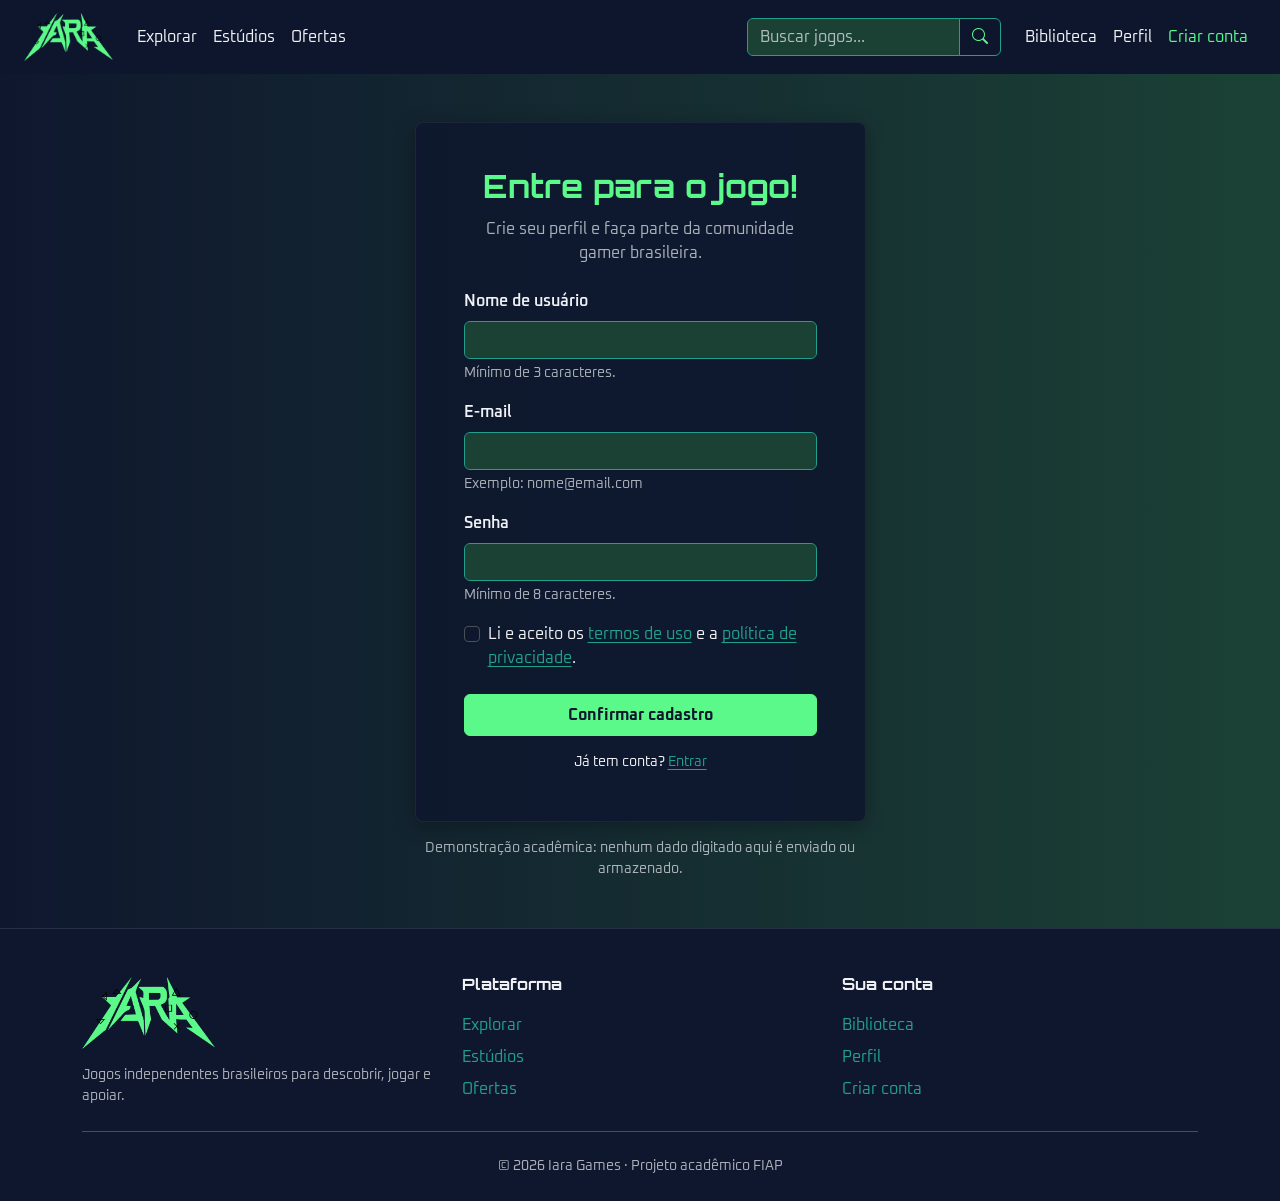
<file: Sprint_3/cadastro.html>
<!DOCTYPE html>
<html lang="pt-BR" data-bs-theme="dark">
<head>
    <meta charset="UTF-8">
    <meta name="viewport" content="width=device-width, initial-scale=1.0">
    <title>Cadastro | Iara Games</title>

    <!-- 1º Bootstrap, depois ícones, fontes e, por ÚLTIMO, o nosso CSS -->
    <link href="https://cdn.jsdelivr.net/npm/bootstrap@5.3.8/dist/css/bootstrap.min.css" rel="stylesheet">
    <link rel="stylesheet" href="https://cdn.jsdelivr.net/npm/bootstrap-icons@1.13.1/font/bootstrap-icons.min.css">

    <link rel="shortcut icon" href="./Imagens/iaragames_logo_g1.png" type="image/png">

    <link rel="preconnect" href="https://fonts.googleapis.com">
    <link rel="preconnect" href="https://fonts.gstatic.com" crossorigin>
    <link href="https://fonts.googleapis.com/css2?family=Oxanium:wght@300;400;500;600;700&display=swap" rel="stylesheet">

    <link rel="stylesheet" href="./CSS/styles.css">
</head>
<body>

    <!-- Atalho para quem navega por teclado -->
    <a class="visually-hidden-focusable" href="#conteudo">Ir para o conteúdo principal</a>

    <!-- ===================== HEADER ===================== -->
    <header class="sticky-top" id="top">
        <nav class="navbar navbar-expand-lg navbar-iara" aria-label="Navegação principal">
            <div class="container-fluid px-lg-4">

                <a class="navbar-brand" href="index.html">
                    <img src="./Imagens/iaragames_logo_g1.png"
                         alt="IARA Games - Jogos 100% Brasileiros" class="logo-img">
                </a>

                <button class="navbar-toggler" type="button"
                        data-bs-toggle="collapse" data-bs-target="#menuPrincipal"
                        aria-controls="menuPrincipal" aria-expanded="false" aria-label="Abrir menu">
                    <span class="navbar-toggler-icon"></span>
                </button>

                <div class="collapse navbar-collapse" id="menuPrincipal">

                    <ul class="navbar-nav me-lg-auto">
                        <li class="nav-item"><a class="nav-link" href="explorar.html">Explorar</a></li>
                        <li class="nav-item"><a class="nav-link" href="estudios.html">Estúdios</a></li>
                        <li class="nav-item"><a class="nav-link" href="ofertas.html">Ofertas</a></li>
                    </ul>

                    <form class="my-3 my-lg-0 mx-lg-3" role="search" action="#">
                        <label for="busca-jogos" class="visually-hidden">Buscar jogos</label>
                        <div class="input-group">
                            <input class="form-control" type="search" id="busca-jogos"
                                   name="busca" placeholder="Buscar jogos...">
                            <button class="btn btn-outline-iara" type="submit" aria-label="Buscar">
                                <i class="bi bi-search" aria-hidden="true"></i>
                            </button>
                        </div>
                    </form>

                    <ul class="navbar-nav">
                        <li class="nav-item"><a class="nav-link" href="biblioteca.html">Biblioteca</a></li>
                        <li class="nav-item"><a class="nav-link" href="area-usuario.html">Perfil</a></li>
                        <li class="nav-item">
                            <a class="nav-link active" href="cadastro.html" aria-current="page">Criar conta</a>
                        </li>
                    </ul>

                </div>
            </div>
        </nav>
    </header>

    <!-- ===================== CONTEÚDO ===================== -->
    <main id="conteudo" class="fundo-cadastro py-5">
        <div class="container">
            <div class="row justify-content-center">
                <div class="col-12 col-md-9 col-lg-6 col-xl-5">

                    <div class="card card-iara">
                        <div class="card-body p-4 p-md-5">

                            <!-- ===== ESTADO 1: formulário ===== -->
                            <div id="painel-form">
                                <h1 class="h2 text-center text-neon mb-2">Entre para o jogo!</h1>
                                <p class="text-center text-body-secondary mb-4">
                                    Crie seu perfil e faça parte da comunidade gamer brasileira.
                                </p>

                                <form id="form-cadastro" class="needs-validation" novalidate>

                                    <div class="mb-3">
                                        <label for="cad-usuario" class="form-label fw-semibold">Nome de usuário</label>
                                        <input type="text" class="form-control" id="cad-usuario" name="usuario"
                                               minlength="3" autocomplete="username" required
                                               aria-describedby="ajuda-usuario erro-usuario">
                                        <div id="ajuda-usuario" class="form-text">Mínimo de 3 caracteres.</div>
                                        <div id="erro-usuario" class="invalid-feedback">
                                            Escolha um nome de usuário com pelo menos 3 caracteres.
                                        </div>
                                    </div>

                                    <div class="mb-3">
                                        <label for="cad-email" class="form-label fw-semibold">E-mail</label>
                                        <input type="email" class="form-control" id="cad-email" name="email"
                                               autocomplete="email" required
                                               aria-describedby="ajuda-email erro-email">
                                        <div id="ajuda-email" class="form-text">Exemplo: nome@email.com</div>
                                        <div id="erro-email" class="invalid-feedback">
                                            Informe um e-mail válido, como nome@email.com.
                                        </div>
                                    </div>

                                    <div class="mb-3">
                                        <label for="cad-senha" class="form-label fw-semibold">Senha</label>
                                        <input type="password" class="form-control" id="cad-senha" name="senha"
                                               minlength="8" autocomplete="new-password" required
                                               aria-describedby="ajuda-senha erro-senha">
                                        <div id="ajuda-senha" class="form-text">Mínimo de 8 caracteres.</div>
                                        <div id="erro-senha" class="invalid-feedback">
                                            A senha precisa ter pelo menos 8 caracteres.
                                        </div>
                                    </div>

                                    <div class="form-check mb-4">
                                        <input class="form-check-input" type="checkbox" id="cad-termos" name="termos"
                                               required aria-describedby="erro-termos">
                                        <label class="form-check-label" for="cad-termos">
                                            Li e aceito os <a href="#">termos de uso</a> e a
                                            <a href="#">política de privacidade</a>.
                                        </label>
                                        <div id="erro-termos" class="invalid-feedback">
                                            Aceite os termos para criar a conta.
                                        </div>
                                    </div>

                                    <button type="submit" class="btn btn-neon w-100 py-2">
                                        Confirmar cadastro
                                    </button>

                                    <p class="small text-center mt-3 mb-0">
                                        Já tem conta? <a href="#">Entrar</a>
                                    </p>
                                </form>
                            </div>

                            <!-- ===== ESTADO 2: confirmação (começa escondido) ===== -->
                            <div id="sucesso-cadastro" class="text-center d-none">
                                <span class="badge badge-iara text-uppercase mb-3">Cadastro concluído</span>
                                <h2 class="h3 mb-3">Bem-vindo à Iara Games!</h2>
                                <p class="mb-4">
                                    Você concluiu nossa demonstração de cadastro com sucesso.
                                    O universo dos games brasileiros está esperando por você!
                                </p>
                                <div class="d-grid gap-2 d-sm-flex justify-content-sm-center">
                                    <a href="index.html" class="btn btn-neon">Explorar a Iara Games</a>
                                    <a href="area-usuario.html" class="btn btn-outline-iara">Ir para minha área</a>
                                </div>
                            </div>

                        </div>
                    </div>

                    <p class="small text-center text-body-secondary mt-3 mb-0">
                        Demonstração acadêmica: nenhum dado digitado aqui é enviado ou armazenado.
                    </p>

                </div>
            </div>
        </div>
    </main>

    <!-- ===================== FOOTER ===================== -->
    <footer class="footer-iara pt-5 pb-4">
        <div class="container">
            <div class="row gy-4 text-center text-md-start">

                <div class="col-12 col-md-4">
                    <a href="#top" class="d-inline-block mb-3">
                        <img src="./Imagens/iaragames_logo_g1.png" alt="Voltar ao topo - IARA Games" class="footer-logo">
                    </a>
                    <p class="small text-body-secondary mb-0">
                        Jogos independentes brasileiros para descobrir, jogar e apoiar.
                    </p>
                </div>

                <nav class="col-6 col-md-4" aria-label="Plataforma">
                    <h2 class="h6 mb-3">Plataforma</h2>
                    <ul class="list-unstyled mb-0">
                        <li class="mb-2"><a href="explorar.html">Explorar</a></li>
                        <li class="mb-2"><a href="estudios.html">Estúdios</a></li>
                        <li><a href="ofertas.html">Ofertas</a></li>
                    </ul>
                </nav>

                <nav class="col-6 col-md-4" aria-label="Conta">
                    <h2 class="h6 mb-3">Sua conta</h2>
                    <ul class="list-unstyled mb-0">
                        <li class="mb-2"><a href="biblioteca.html">Biblioteca</a></li>
                        <li class="mb-2"><a href="area-usuario.html">Perfil</a></li>
                        <li><a href="cadastro.html">Criar conta</a></li>
                    </ul>
                </nav>
            </div>

            <hr class="my-4">
            <p class="small text-center text-body-secondary mb-0">
                © 2026 Iara Games · Projeto acadêmico FIAP
            </p>
        </div>
    </footer>

    <!-- O JavaScript do Bootstrap vem primeiro (faz o hambúrguer abrir e fechar) -->
    <script src="https://cdn.jsdelivr.net/npm/bootstrap@5.3.8/dist/js/bootstrap.bundle.min.js"></script>

    <!-- Nosso único script: valida o formulário e mostra a confirmação (sem back-end) -->
    <script>
        (() => {
            "use strict";

            const form = document.getElementById("form-cadastro");
            const painelForm = document.getElementById("painel-form");
            const sucesso = document.getElementById("sucesso-cadastro");

            // Avisa o leitor de tela se cada campo está válido ou não
            const marcarCampo = (campo) => {
                campo.setAttribute("aria-invalid", String(!campo.checkValidity()));
            };

            form.addEventListener("submit", (evento) => {
                evento.preventDefault();   // sem back-end: nada é enviado

                form.querySelectorAll("input").forEach(marcarCampo);

                if (!form.checkValidity()) {
                    form.classList.add("was-validated");        // o Bootstrap mostra os erros
                    form.querySelector(":invalid").focus();     // leva o foco ao 1º campo com erro
                    return;
                }

                painelForm.classList.add("d-none");
                sucesso.classList.remove("d-none");

                const titulo = sucesso.querySelector("h2");
                titulo.setAttribute("tabindex", "-1");
                titulo.focus();                                 // leitor de tela anuncia a confirmação
            });

            form.addEventListener("input", (evento) => {
                if (form.classList.contains("was-validated")) {
                    marcarCampo(evento.target);
                }
            });
        })();
    </script>
</body>
</html>
</file>
<file: Sprint_1/CSS/styles.css>
@font-face {
    font-family: "Orbitron";
    src: url("../Fonte/orbitron-master/Orbitron\ Bold.otf") format("opentype");
    font-weight: 700;
    font-style: normal;
    font-display: swap;
}

:root {
        /* Fontes */
    --font-title: "Orbitron", sans-serif;
    --font-text: "Oxanium", sans-serif;

    /* ===== Paleta base (tokens crus) ===== */
    --color-blue-night: #0F172E;     /* Azul Noite */
    --color-forest-green: rgb(27, 65, 53);   /* Verde Floresta */
    --color-earth-green: #283415;    /* Verde Terra */
    --color-earth-red: #8C141E;      /* Vermelho Terra */
    --color-vivid-red: #F23535;      /* Vermelho Vivo */
    --color-water-green: #219F8A;    /* Verde Água */
    --color-neon-green: #5AF989;     /* Verde Neon */
    --color-snow-white: #EFF1F4;     /* Branco Neve */

    /* ===== Cores semânticas (uso na interface) ===== */
    --bg-primary: var(--color-blue-night);        /* fundo principal */
    --bg-secondary: var(--color-forest-green);    /* cards, menus, áreas secundárias */
    --bg-support: var(--color-earth-green);       /* fundos de apoio */

    --text-primary: var(--color-snow-white);      /* textos principais, alto contraste */
    --text-secondary: var(--color-earth-green);   /* textos secundários */

    --color-badge: var(--color-earth-red);        /* destaques, badges, elementos especiais */
    --color-cta: var(--color-vivid-red);          /* CTAs, promoções, infos importantes */
    --color-link: var(--color-water-green);       /* links, ícones, tecnologia ativa */
    --color-hover: var(--color-neon-green);       /* hover, destaques interativos */

    /* ===== Gradientes da marca ===== */
    --gradient-tech-life: linear-gradient(90deg, var(--color-water-green), var(--color-neon-green));
    --gradient-tradition-action: linear-gradient(90deg, var(--color-earth-red), var(--color-vivid-red));
    --gradient-amazon-depth: linear-gradient(90deg, var(--color-blue-night), var(--color-forest-green));

    /* Espaçamentos */
    --spacing-xs: 8px;
    --spacing-sm: 10px;
    --spacing-md: 20px;
    --spacing-lg: 30px;
    --spacing-xl: 50px;
    --spacing-2xl: 60px;
    --spacing-3xl: 80px;

    /* Tamanhos */
    --btn-min-width: 180px;
    --hero-max-width: 900px;

    /* Bordas */
    --radius-sm: 8px;
    --radius-pill: 80px;
    --border-width: 2px;

    /* Efeitos */
    --transition-fast: .5s;
    --blur-sm: 7px;
     --bg-glass: rgba(27, 65, 53, 0.44); /* cor secundaria de BG com opacidade um pouco mais baixa para estetica */

     /* video */
     --bg-video: rgba(27, 65, 53, 0.54);
    
}

* {
    margin: 0;
    padding: 0;
    box-sizing: border-box;
    font-family: var(--font-text);
}

html {
    scroll-behavior: smooth;
}

h1, h2, h3, h4, h5, h6 {
    font-family: var(--font-title);
    color: #EFF1F4;
    text-wrap: balance;
}

p {
    font-family: var(--font-text);
}

a{
    text-decoration: none;
}

ol, ul {
    list-style: none;
}

body {
    background-color: var(--bg-primary); /* fundo original, sem moldura */
}

/* Estilização HEADER */
.header-page {
    display: flex;
    align-items: center;
    justify-content: space-between;
    padding: var(--spacing-sm) var(--spacing-lg);
    gap: var(--spacing-lg);

    /* Efeito glass */
    background: var(--bg-glass);
    position: sticky;
    top: 0;

    position: sticky;
    top: 0;
    z-index: 10;
}

.header-page-title {
    display: flex;
    flex-direction: column;
    align-items: center;
    line-height: 0.9;
    gap: 0; /* ou remova a linha inteira */
}

.logo {
    display: flex;
    align-items: center;
}

.logo-img {
    height: 60px; /* ajuste esse valor até bater com a proporção do seu header */
    width: auto;
}


.header-menu {
    display: flex;
    align-items: center;
    gap: var(--spacing-lg);
    list-style: none;
    margin: 0;
    padding: 0;
}

.item-menu {
    color: var(--text-primary);
    text-decoration: none;
    font-family: var(--font-text);
    transition: color var(--transition-fast);
}

.item-menu:hover {
    color: var(--color-hover);
}

.header-search {
    display: flex;
    align-items: center;
    background: var(--bg-secondary);
    border: var(--border-width) solid var(--color-link);
    border-radius: var(--radius-pill);
    padding: var(--spacing-xs) var(--spacing-sm);
    gap: var(--spacing-xs);
}

.header-search input[type="search"] {
    background: transparent;
    border: none;
    outline: none;
    color: var(--text-primary);
    font-family: var(--font-text);
    flex: 1;
    min-width: 0;
}

.header-search input[type="search"]::placeholder {
    color: var(--color-water-green);
}

.header-search button {
    background: transparent;
    border: none;
    color: var(--color-link);
    cursor: pointer;
    display: flex;
    align-items: center;
}

.header-search button:hover {
    color: var(--color-hover);
}

.visually-hidden {
    position: absolute;
    width: 1px;
    height: 1px;
    padding: 0;
    margin: -1px;
    overflow: hidden;
    clip: rect(0, 0, 0, 0);
    white-space: nowrap;
    border: 0;
}

.header-search:focus-within {
    border-color: var(--color-hover);
    box-shadow: 0 0 0 2px var(--color-hover);
}
/* Estilização HERO */
.hero {
    position: relative;
    overflow: hidden;
    min-height: 70vh; /* ocupa 70% da altura da tela, ajuste como preferir */
    padding: var(--spacing-3xl) var(--spacing-lg);
    display: flex;
    flex-direction: column;
    align-items: center;
    justify-content: center; /* centraliza o conteúdo verticalmente na nova altura */
    text-align: center;
    gap: var(--spacing-md);
    margin: var(--spacing-md) var(--spacing-lg);
    border-radius: var(--radius-sm);
}

.hero-video {
    position: absolute;
    top: 0;
    left: 0;
    width: 100%;
    height: 100%;
    object-fit: cover;
    object-position: center top; /* testa: center, top, bottom, center 30%... */
    z-index: 0;
}

.hero-overlay {
    position: absolute;
    top: 0;
    left: 0;
    width: 100%;
    height: 100%;
    background: var(--bg-video);
    z-index: 1;
}

.hero-content {
    position: relative;
    z-index: 2;
    display: flex;
    flex-direction: column;
    align-items: center;
    gap: var(--spacing-md);
}

.text-highlight {
    color: var(--color-hover);
}

.hero-subtitle {
    font-family: var(--font-text);
    color: var(--text-primary);
    opacity: 0.8;
}

.btn-primary {
    background: transparent;
    color: var(--color-hover);
    border: var(--border-width) solid var(--color-hover);
    text-decoration: none;
    font-family: var(--font-text);
    font-weight: 700;
    padding: var(--spacing-sm) var(--spacing-lg);
    border-radius: var(--radius-pill);
    min-width: var(--btn-min-width);
    text-align: center;
    display: inline-block;

    position: relative;
    overflow: hidden;
    z-index: 1;

    transition: color var(--transition-fast), border-color var(--transition-fast);
}

.btn-primary::after {
    content: '';
    width: 0;
    height: 100%;
    background-color: var(--color-cta);
    display: block;
    position: absolute;
    top: 0;
    left: 0;
    filter: blur(var(--blur-sm));
    border-radius: var(--radius-pill);
    opacity: .7;
    transition: width var(--transition-fast);
    z-index: -1;
}

.btn-primary:hover {
    color: var(--text-primary);
    border-color: var(--color-cta);
}

.btn-primary:hover::after {
    width: 100%;
}

.hero-subtitle {
    font-weight: 300;
}
/* Estilização jogos em destaque */

.jogos-destaque {
    margin: var(--spacing-md) var(--spacing-lg);
}

.jogos-header {
    display: flex;
    align-items: center;
    justify-content: space-between;
    margin-bottom: var(--spacing-md);
}

.jogos-header h2 {
    color: var(--text-primary);
    font-size: 1.75rem;
}

.link-ver-todos {
    color: var(--color-link);
    font-family: var(--font-text);
    transition: color var(--transition-fast);
}

.link-ver-todos:hover {
    color: var(--color-hover);
}

.jogos-grid {
    display: grid;
    grid-template-columns: repeat(4, 1fr);
    gap: var(--spacing-md);
}

.jogo-card {
    background: var(--bg-glass);
    border: 1px solid rgba(255, 255, 255, 0.06);
    border-radius: var(--radius-sm);
    padding: var(--spacing-sm);
    box-shadow: 0 4px 20px rgba(0, 0, 0, 0.3);

    opacity: 0.5;
    transition: opacity var(--transition-fast);
}

.jogo-card:hover {
    opacity: 1;
}

.jogo-imagem-placeholder {
    background: var(--bg-support);
    color: var(--text-primary);
    aspect-ratio: 16 / 9;
    display: flex;
    align-items: center;
    justify-content: center;
    font-size: 0.85rem;
    border-radius: var(--radius-sm);
    margin-bottom: var(--spacing-sm);
}

.jogo-imagem {
    width: 100%;
    aspect-ratio: 16 / 9;
    object-fit: cover;
    object-position: center;
    border-radius: var(--radius-sm);
    margin-bottom: var(--spacing-sm);
    display: block;
}

.jogo-nome {
    color: var(--text-primary);
    font-size: 1.1rem;
    margin-bottom: var(--spacing-xs);
}

.jogo-estudio {
    color: var(--text-primary);
    opacity: 0.7;
    font-size: 0.85rem;
    margin-bottom: var(--spacing-xs);
}

.jogo-preco {
    color: var(--color-hover);
    font-weight: 700;
}
/* Estilização busca secundaria */

.busca-secundaria {
    display: flex;
    flex-direction: column;
    align-items: flex-start; /* alinha os filhos à esquerda */
    gap: var(--spacing-md);
    margin: var(--spacing-xl) var(--spacing-lg);
}

.busca-secundaria h2 {
    color: var(--text-primary);
}

.busca-secundaria .header-search {
    width: 100%; /* garante que a busca continue ocupando toda a largura */
}

.footer-page {
    display: flex;
    justify-content: center;
    align-items: center;
    padding: var(--spacing-xl) var(--spacing-lg);
    background: var(--bg-primary);
}

.footer-logo-link {
    display: inline-block;
    transition: opacity var(--transition-fast);
}

.footer-logo-link:hover {
    opacity: 0.7;
}

.footer-logo {
    height: 86px;
    width: auto;
}
</file>
<file: Sprint_2/CSS/styles.css>
@font-face {
    font-family: "Orbitron";
    src: url("../Fonte/orbitron-master/Orbitron\ Bold.otf") format("opentype");
    font-weight: 700;
    font-style: normal;
    font-display: swap;
}

:root {
        /* Fontes */
    --font-title: "Orbitron", sans-serif;
    --font-text: "Oxanium", sans-serif;

    /* ===== Paleta base (tokens crus) ===== */
    --color-blue-night: #0F172E;     /* Azul Noite */
    --color-forest-green: rgb(27, 65, 53);   /* Verde Floresta */
    --color-earth-green: #283415;    /* Verde Terra */
    --color-earth-red: #8C141E;      /* Vermelho Terra */
    --color-vivid-red: #F23535;      /* Vermelho Vivo */
    --color-water-green: #219F8A;    /* Verde Água */
    --color-neon-green: #5AF989;     /* Verde Neon */
    --color-snow-white: #EFF1F4;     /* Branco Neve */

    /* ===== Cores semânticas (uso na interface) ===== */
    --bg-primary: var(--color-blue-night);        /* fundo principal */
    --bg-secondary: var(--color-forest-green);    /* cards, menus, áreas secundárias */
    --bg-support: var(--color-earth-green);       /* fundos de apoio */

    --text-primary: var(--color-snow-white);      /* textos principais, alto contraste */
    --text-secondary: var(--color-earth-green);   /* textos secundários */

    --color-badge: var(--color-earth-red);        /* destaques, badges, elementos especiais */
    --color-cta: var(--color-vivid-red);          /* CTAs, promoções, infos importantes */
    --color-link: var(--color-water-green);       /* links, ícones, tecnologia ativa */
    --color-hover: var(--color-neon-green);       /* hover, destaques interativos */

    /* ===== Gradientes da marca ===== */
    --gradient-tech-life: linear-gradient(90deg, var(--color-water-green), var(--color-neon-green));
    --gradient-tradition-action: linear-gradient(90deg, var(--color-earth-red), var(--color-vivid-red));
    --gradient-amazon-depth: linear-gradient(90deg, var(--color-blue-night), var(--color-forest-green));

    /* Espaçamentos */
    --spacing-xs: 8px;
    --spacing-sm: 10px;
    --spacing-md: 20px;
    --spacing-lg: 30px;
    --spacing-xl: 50px;
    --spacing-2xl: 60px;
    --spacing-3xl: 80px;

    /* Tamanhos */
    --btn-min-width: 180px;
    --hero-max-width: 900px;

    /* Bordas */
    --radius-sm: 8px;
    --radius-pill: 80px;
    --border-width: 2px;

    /* Efeitos */
    --transition-fast: .5s;
    --blur-sm: 7px;
     --bg-glass: rgba(27, 65, 53, 0.44); /* cor secundaria de BG com opacidade um pouco mais baixa para estetica */

     /* video */
     --bg-video: rgba(27, 65, 53, 0.54);
    
}

* {
    margin: 0;
    padding: 0;
    box-sizing: border-box;
    font-family: var(--font-text);
}

html {
    scroll-behavior: smooth;
    scroll-padding-top: 100px; /* evita que o header fixo cubra o alvo dos links âncora */
}

h1, h2, h3, h4, h5, h6 {
    font-family: var(--font-title);
    color: var(--text-primary);
    text-wrap: balance;
}

p {
    font-family: var(--font-text);
}

a{
    text-decoration: none;
}

ol, ul {
    list-style: none;
}

body {
    background-color: var(--bg-primary); /* fundo original, sem moldura */
}

/* Estilização HEADER */
.header-page {
    display: flex;
    align-items: center;
    justify-content: space-between;
    padding: var(--spacing-sm) var(--spacing-lg);
    gap: var(--spacing-lg);

    /* Efeito glass */
    background: var(--bg-glass);
    position: sticky;
    top: 0;
    z-index: 10;
}

.header-page-title {
    display: flex;
    flex-direction: column;
    align-items: center;
    line-height: 0.9;
    gap: 0; /* ou remova a linha inteira */
}

.logo {
    display: flex;
    align-items: center;
}

.logo-img {
    height: 60px; /* ajuste esse valor até bater com a proporção do seu header */
    width: auto;
}


.header-menu {
    display: flex;
    align-items: center;
    gap: var(--spacing-lg);
    list-style: none;
    margin: 0;
    padding: 0;
}

.item-menu {
    color: var(--text-primary);
    text-decoration: none;
    font-family: var(--font-text);
    transition: color var(--transition-fast);
}

.item-menu:hover {
    color: var(--color-hover);
}

.header-search {
    display: flex;
    align-items: center;
    background: var(--bg-secondary);
    border: var(--border-width) solid var(--color-link);
    border-radius: var(--radius-pill);
    padding: var(--spacing-xs) var(--spacing-sm);
    gap: var(--spacing-xs);
}

.header-search input[type="search"] {
    background: transparent;
    border: none;
    outline: none;
    color: var(--text-primary);
    font-family: var(--font-text);
    flex: 1;
    min-width: 0;
}

.header-search input[type="search"]::placeholder {
    color: var(--text-primary);
    opacity: 0.7;
}

.header-search button {
    background: transparent;
    border: none;
    color: var(--color-link);
    cursor: pointer;
    display: flex;
    align-items: center;
}

.header-search button:hover {
    color: var(--color-hover);
}

.visually-hidden {
    position: absolute;
    width: 1px;
    height: 1px;
    padding: 0;
    margin: -1px;
    overflow: hidden;
    clip: rect(0, 0, 0, 0);
    white-space: nowrap;
    border: 0;
}

.header-search:focus-within {
    border-color: var(--color-hover);
    box-shadow: 0 0 0 2px var(--color-hover);
}
/* Estilização HERO */
.hero {
    position: relative;
    overflow: hidden;
    min-height: 70vh; /* ocupa 70% da altura da tela, ajuste como preferir */
    padding: var(--spacing-3xl) var(--spacing-lg);
    display: flex;
    flex-direction: column;
    align-items: center;
    justify-content: center; /* centraliza o conteúdo verticalmente na nova altura */
    text-align: center;
    gap: var(--spacing-md);
    margin: var(--spacing-md) var(--spacing-lg);
    border-radius: var(--radius-sm);
}

.hero-video {
    position: absolute;
    top: 0;
    left: 0;
    width: 100%;
    height: 100%;
    object-fit: cover;
    object-position: center top; /* testa: center, top, bottom, center 30%... */
    z-index: 0;
}

.hero-overlay {
    position: absolute;
    top: 0;
    left: 0;
    width: 100%;
    height: 100%;
    background: var(--bg-video);
    z-index: 1;
}

.hero-content {
    position: relative;
    z-index: 2;
    display: flex;
    flex-direction: column;
    align-items: center;
    gap: var(--spacing-md);
}

.text-highlight {
    color: var(--color-hover);
}

.hero-subtitle {
    font-family: var(--font-text);
    color: var(--text-primary);
    opacity: 0.8;
    font-weight: 300;
}

.btn-primary {
    background: transparent;
    color: var(--color-hover);
    border: var(--border-width) solid var(--color-hover);
    text-decoration: none;
    font-family: var(--font-text);
    font-weight: 700;
    padding: var(--spacing-sm) var(--spacing-lg);
    border-radius: var(--radius-pill);
    min-width: var(--btn-min-width);
    text-align: center;
    display: inline-block;

    position: relative;
    overflow: hidden;
    z-index: 1;

    transition: color var(--transition-fast), border-color var(--transition-fast);
}

.btn-primary::after {
    content: '';
    width: 0;
    height: 100%;
    background-color: var(--color-cta);
    display: block;
    position: absolute;
    top: 0;
    left: 0;
    filter: blur(var(--blur-sm));
    border-radius: var(--radius-pill);
    opacity: .7;
    transition: width var(--transition-fast);
    z-index: -1;
}

.btn-primary:hover {
    color: var(--text-primary);
    border-color: var(--color-cta);
}

.btn-primary:hover::after {
    width: 100%;
}

/* Estilização jogos em destaque */

.jogos-destaque {
    margin: var(--spacing-md) var(--spacing-lg);
}

.jogos-header {
    display: flex;
    align-items: center;
    justify-content: space-between;
    margin-bottom: var(--spacing-md);
}

.jogos-header h2 {
    color: var(--text-primary);
    font-size: 1.75rem;
}

.link-ver-todos {
    color: var(--color-link);
    font-family: var(--font-text);
    transition: color var(--transition-fast);
}

.link-ver-todos:hover {
    color: var(--color-hover);
}

/* Carrossel: grid em uma única linha, com rolagem horizontal */
.jogos-grid {
    display: grid;
    grid-auto-flow: column;
    grid-auto-columns: calc((100% - 3 * var(--spacing-md)) / 4); /* 4 cards visíveis */
    gap: var(--spacing-md);

    overflow-x: auto;
    scroll-snap-type: x mandatory;
    scroll-behavior: smooth;
    padding-bottom: var(--spacing-sm);
    scrollbar-width: thin;
    scrollbar-color: var(--color-link) transparent;
}

.jogos-grid .jogo-card {
    scroll-snap-align: start;
}

.carrossel {
    position: relative;
}

.carrossel-seta {
    position: absolute;
    top: 30%;
    z-index: 2;
    width: 44px;
    height: 44px;
    display: grid;
    place-items: center;
    border-radius: 50%;
    border: var(--border-width) solid var(--color-hover);
    background: rgba(15, 23, 46, 0.85);
    color: var(--color-hover);
    font-size: 1.75rem;
    line-height: 1;
    cursor: pointer;
    transition: background-color var(--transition-fast), color var(--transition-fast);
}

.carrossel-seta-anterior {
    left: var(--spacing-xs);
}

.carrossel-seta-proximo {
    right: var(--spacing-xs);
}

.carrossel-seta:hover {
    background: var(--color-hover);
    color: var(--bg-primary);
}

.carrossel-seta:focus-visible {
    outline: 3px solid var(--text-primary);
    outline-offset: 3px;
}

/* Cada lado tem DUAS setas sobrepostas. Por padrão, só a da página 1 aparece */
.seta-pagina-2 {
    display: none;
}

/* Quando o card 5 é o alvo da URL (#jogo-5), estamos na página 2: troca as setas */
.carrossel:has(#jogo-8:target) .seta-pagina-1 {
    display: none;
}

.carrossel:has(#jogo-8:target) .seta-pagina-2 {
    display: grid;
}


.jogo-card {
    background: var(--bg-glass);
    border: 1px solid rgba(255, 255, 255, 0.06);
    border-radius: var(--radius-sm);
    padding: var(--spacing-sm);
    box-shadow: 0 4px 20px rgba(0, 0, 0, 0.3);

    opacity: 0.5;
    transition: opacity var(--transition-fast);
}

.jogo-card:hover,
.jogo-card:focus-within {
    opacity: 1;
}

.jogo-imagem-placeholder {
    background: var(--bg-support);
    color: var(--text-primary);
    aspect-ratio: 16 / 9;
    display: flex;
    align-items: center;
    justify-content: center;
    font-size: 0.85rem;
    border-radius: var(--radius-sm);
    margin-bottom: var(--spacing-sm);
}

.jogo-imagem {
    width: 100%;
    aspect-ratio: 16 / 9;
    object-fit: cover;
    object-position: center;
    border-radius: var(--radius-sm);
    margin-bottom: var(--spacing-sm);
    display: block;
}

.jogo-nome {
    color: var(--text-primary);
    font-size: 1.1rem;
    margin-bottom: var(--spacing-xs);
}

.jogo-nome a {
    color: inherit;
}

.jogo-nome a:focus-visible {
    outline: 3px solid var(--color-hover);
    outline-offset: 3px;
}

.jogo-estudio {
    color: var(--text-primary);
    opacity: 0.7;
    font-size: 0.85rem;
    margin-bottom: var(--spacing-xs);
}

.jogo-preco {
    color: var(--color-hover);
    font-weight: 700;
}
/* Estilização busca secundaria */

.busca-secundaria {
    display: flex;
    flex-direction: column;
    align-items: flex-start; 
    gap: var(--spacing-md);
    margin: var(--spacing-xl) var(--spacing-lg);
}

.busca-secundaria h2 {
    color: var(--text-primary);
}

.busca-secundaria .header-search {
    width: 100%; 
}

.footer-page {
    display: flex;
    justify-content: center;
    align-items: center;
    padding: var(--spacing-xl) var(--spacing-lg);
    background: var(--bg-primary);
}

.footer-logo-link {
    display: inline-block;
    transition: opacity var(--transition-fast);
}

.footer-logo-link:hover {
    opacity: 0.7;
}

.footer-logo {
    height: 86px;
    width: auto;
}

/*PÁGINA DE CADASTRO*/

.pagina-cadastro {
    min-height: 100vh;
    display: flex;
    justify-content: center;
    align-items: center;
    padding: 30px 16px;
    background: var(--gradient-amazon-depth);
}

.cadastro {
    width: 100%;
    max-width: 480px;
    padding: 35px;
    background: var(--bg-secondary);
    color: var(--text-primary);
    border: 2px solid var(--color-link);
    border-radius: var(--radius-sm);
}

/* Título e apresentação */

.cadastro h1 {
    margin-bottom: 14px;
    color: var(--color-hover);
    text-align: center;
}

.cadastro-subtitulo {
    margin-bottom: 30px;
    text-align: center;
    line-height: 1.5;
}

/* Voltar à página inicial */

.voltar-inicio {
    display: inline-block;
    margin-bottom: 24px;
    color: var(--color-hover);
}

.voltar-inicio:hover {
    color: var(--text-primary);
}

/* Formulário */

.form-cadastro,
.campo-cadastro {
    display: grid;
    gap: 8px;
}

.form-cadastro {
    gap: 20px;
}

.campo-cadastro label {
    font-weight: 600;
}

.dica-campo {
    font-size: 0.85rem;
    opacity: 0.85;
}

.campo-cadastro input {
    width: 100%;
    padding: 12px;
    border: 2px solid var(--color-link);
    border-radius: var(--radius-sm);
    font: inherit;
    font-size: 16px;
}

/* Acessibilidade: destaque ao navegar pelo teclado */

.campo-cadastro input:focus-visible,
.btn-cadastro:focus-visible,
.voltar-inicio:focus-visible,
.mensagem-sucesso a:focus-visible {
    outline: 3px solid var(--color-hover);
    outline-offset: 3px;
}

/* Botão confirmar cadastro */

.btn-cadastro {
    padding: 14px;
    background: var(--color-hover);
    color: var(--bg-primary);
    border: none;
    border-radius: var(--radius-sm);
    font: inherit;
    font-weight: 700;
    cursor: pointer;
}

.btn-cadastro:hover {
    background: var(--color-link);
}

/* Aviso de demonstração acadêmica */

.aviso-cadastro {
    margin-top: 24px;
    font-size: 12px;
    text-align: center;
    line-height: 1.5;
}

/* Tela de confirmação */

.mensagem-sucesso {
    width: 100%;
    padding: 25px 18px;
    background: var(--bg-primary);
    border: 2px solid var(--color-link);
    border-radius: var(--radius-sm);
    text-align: center;
}

.mensagem-sucesso h2:focus {
    outline: none;
}

.mensagem-sucesso h2 {
    color: var(--text-primary);
    font-size: 23px;
    line-height: 1.4;
    margin-bottom: 18px;
}

.mensagem-sucesso p {
    color: var(--text-primary);
    line-height: 1.6;
    margin-bottom: 15px;
}

.mensagem-sucesso p:last-of-type {
    color: #A8D8D0;
    font-weight: 600;
}

.mensagem-sucesso a {
    display: inline-block;
    margin-top: 12px;
    padding: 12px 20px;
    background: var(--color-hover);
    color: var(--bg-primary);
    border-radius: var(--radius-pill);
    font-weight: 700;
    text-align: center;
}

.mensagem-sucesso a:hover {
    background: var(--color-link);
    color: var(--bg-primary);
}

/* Selo de cadastro concluído */
.selo-sucesso {
    display: inline-block;
    background-color: var(--color-link);
    color: var(--text-primary);
    padding: 8px 16px;
    border-radius: var(--radius-pill);
    font-size: 12px;
    font-weight: 700;
    margin-bottom: 20px;
    letter-spacing: 1px;
}

/* Esconder elementos após a confirmação */

[hidden] {
    display: none !important;
}


/* ===== RESPONSIVIDADE ===== */

@media (max-width: 1100px) {
    .carrossel-seta,
    .carrossel:has(#jogo-8:target) .carrossel-seta {
        display: none;
    }

@media (max-width: 900px) {
    .header-page {
        flex-wrap: wrap;
        justify-content: center;
        gap: var(--spacing-md);
    }

    .header-page .header-menu {
        flex-wrap: wrap;
        justify-content: center;
        gap: var(--spacing-md);
    }

    /* busca do header em linha própria (não afeta a busca da seção secundária) */
    .header-page .header-search {
        order: 3;
        flex: 1 1 100%;
    }
}

@media (max-width: 600px) {
    .jogos-grid {
        grid-auto-columns: 80%; /* 1 card e um pedaço do próximo, indicando que há mais */
    }

    .hero,
    .jogos-destaque,
    .busca-secundaria {
        margin-left: var(--spacing-md);
        margin-right: var(--spacing-md);
    }
}

/* ===== ACESSIBILIDADE: MOVIMENTO REDUZIDO ===== */

@media (prefers-reduced-motion: reduce) {
    html,
    .jogos-grid {
        scroll-behavior: auto;
    }

    .hero-video,
    .hero-overlay {
        display: none;
    }

    .hero {
        background: var(--bg-glass);
    }

    .btn-primary::after {
        transition: none;
    }
}
</file>
<file: Sprint_3/CSS/styles.css>
@font-face {
    font-family: "Orbitron";
    src: url("../Fonte/orbitron-master/Orbitron\ Bold.otf") format("opentype");
    font-weight: 700;
    font-style: normal;
    font-display: swap;
}


/* VARIÁVEIS DA MARCA  */
:root {
    /* Fontes */
    --font-title: "Orbitron", sans-serif;
    --font-text: "Oxanium", sans-serif;

    --color-blue-night: #0F172E;            
    --color-forest-green: rgb(27, 65, 53); 
    --color-earth-green: #283415;           
    --color-earth-red: #8C141E;             
    --color-vivid-red: #F23535;             
    --color-water-green: #219F8A;           
    --color-neon-green: #5AF989;            
    --color-snow-white: #EFF1F4;           

    --bg-primary: var(--color-blue-night);      
    --bg-secondary: var(--color-forest-green);  
    --bg-support: var(--color-earth-green);    

    --text-primary: var(--color-snow-white);    
    --text-secondary: var(--color-earth-green);

    --color-badge: var(--color-earth-red);      
    --color-cta: var(--color-vivid-red);       
    --color-link: var(--color-water-green);    
    --color-hover: var(--color-neon-green);    

    /* Gradientes da marca */
    --gradient-tech-life: linear-gradient(90deg, var(--color-water-green), var(--color-neon-green));
    --gradient-tradition-action: linear-gradient(90deg, var(--color-earth-red), var(--color-vivid-red));
    --gradient-amazon-depth: linear-gradient(90deg, var(--color-blue-night), var(--color-forest-green));

    /* Espaçamentos */
    --spacing-xs: 8px;
    --spacing-sm: 10px;
    --spacing-md: 20px;
    --spacing-lg: 30px;
    --spacing-xl: 50px;
    --spacing-2xl: 60px;
    --spacing-3xl: 80px;

    /* Tamanhos */
    --btn-min-width: 180px;
    --hero-max-width: 900px;

    /* Bordas */
    --radius-sm: 8px;
    --radius-pill: 80px;
    --border-width: 2px;

    /* Efeitos */
    --transition-fast: .5s;
    --blur-sm: 7px;
    --bg-glass: rgba(27, 65, 53, 0.44);   
    --bg-video: rgba(27, 65, 53, 0.7);   
}


/* PONTE PARA O BOOTSTRAP */
[data-bs-theme="dark"] {
    --bs-body-bg: var(--color-blue-night);
    --bs-body-color: var(--color-snow-white);
    --bs-body-font-family: var(--font-text);

    /* links: o Bootstrap usa o valor em RGB */
    --bs-link-color-rgb: 33, 159, 138;        /* Verde Água */
    --bs-link-hover-color-rgb: 90, 249, 137;  /* Verde Neon */
}


/*  BASE */
* {
    
    font-family: var(--font-text);
}

html {
    scroll-behavior: smooth;
    scroll-padding-top: 100px;   
}

body {
    background-color: var(--bg-primary);
}

h1, h2, h3, h4, h5, h6 {
    font-family: var(--font-title);
    color: var(--text-primary);
    text-wrap: balance;
}

a {
    text-decoration: none;
}


p a,
.form-check-label a {
    text-decoration: underline;
    text-underline-offset: 0.2em;
}

ol, ul {
    list-style: none;
}


/* CAMPOS E FORMULÁRIOS */
.form-control,
.form-select {
    background-color: var(--bg-secondary);
    border-color: var(--color-link);
    color: var(--text-primary);
}

.form-control::placeholder {
    color: var(--text-primary);
    opacity: 0.7;  
}

.form-control:focus,
.form-select:focus {
    background-color: var(--bg-secondary); 
    color: var(--text-primary);
    border-color: var(--color-hover);
    box-shadow: 0 0 0 0.25rem rgba(90, 249, 137, 0.35);
}


.form-check-input:checked {
    background-color: var(--color-hover);
    border-color: var(--color-hover);
}

.form-switch .form-check-input:checked {
    --bs-form-switch-bg: url("data:image/svg+xml,%3csvg xmlns='http://www.w3.org/2000/svg' viewBox='-4 -4 8 8'%3e%3ccircle r='3' fill='%230F172E'/%3e%3c/svg%3e");
}

.form-check-input:focus {
    border-color: var(--color-hover);
    box-shadow: 0 0 0 0.25rem rgba(90, 249, 137, 0.35);
}


/*  BOTÕES */

.btn-outline-iara {
    --bs-btn-color: var(--color-hover);
    --bs-btn-border-color: var(--color-link);
    --bs-btn-hover-color: var(--bg-primary);
    --bs-btn-hover-bg: var(--color-hover);
    --bs-btn-hover-border-color: var(--color-hover);
    --bs-btn-active-color: var(--bg-primary);
    --bs-btn-active-bg: var(--color-hover);
    --bs-btn-active-border-color: var(--color-hover);
}

.btn-iara {
    --bs-btn-color: var(--color-hover);
    --bs-btn-bg: transparent;
    --bs-btn-border-color: var(--color-hover);
    --bs-btn-border-width: var(--border-width);
    --bs-btn-border-radius: var(--radius-pill);
    --bs-btn-font-weight: 700;
    --bs-btn-padding-x: 1.875rem;

    --bs-btn-hover-color: var(--text-primary);
    --bs-btn-hover-bg: transparent;
    --bs-btn-hover-border-color: var(--color-cta);
    --bs-btn-active-color: var(--text-primary);
    --bs-btn-active-bg: transparent;
    --bs-btn-active-border-color: var(--color-cta);

    min-width: var(--btn-min-width);
    position: relative;
    overflow: hidden;
    z-index: 1;
}

.btn-iara::after {
    content: '';
    position: absolute;
    top: 0;
    left: 0;
    width: 0;
    height: 100%;
    background-color: var(--color-cta);
    filter: blur(var(--blur-sm));
    border-radius: var(--radius-pill);
    opacity: .7;
    transition: width var(--transition-fast);
    z-index: -1;
}

.btn-iara:hover::after {
    width: 100%;
}

.btn-neon {
    --bs-btn-color: var(--bg-primary);
    --bs-btn-bg: var(--color-hover);
    --bs-btn-border-color: var(--color-hover);
    --bs-btn-font-weight: 700;
    --bs-btn-hover-color: var(--bg-primary);
    --bs-btn-hover-bg: var(--color-link);
    --bs-btn-hover-border-color: var(--color-link);
    --bs-btn-active-color: var(--bg-primary);
    --bs-btn-active-bg: var(--color-link);
    --bs-btn-active-border-color: var(--color-link);
}

.btn-sair {
    --bs-btn-color: var(--text-primary);
    --bs-btn-border-color: var(--color-cta);
    --bs-btn-hover-color: var(--text-primary);
    --bs-btn-hover-bg: var(--color-earth-red);
    --bs-btn-hover-border-color: var(--color-cta);
    --bs-btn-active-color: var(--text-primary);
    --bs-btn-active-bg: var(--color-earth-red);
    --bs-btn-active-border-color: var(--color-cta);
    --bs-btn-focus-shadow-rgb: 242, 53, 53;
}

.btn-neon,
.btn-outline-iara,
.btn-iara {
    --bs-btn-focus-shadow-rgb: 90, 249, 137;
}


/* COMPONENTES COMUNS */

.card-jogo,
.card-iara {
    --bs-card-bg: var(--bg-glass);
    --bs-card-color: var(--text-primary);
    --bs-card-border-color: rgba(255, 255, 255, 0.06);
    --bs-card-border-radius: var(--radius-sm);
    --bs-card-inner-border-radius: var(--radius-sm);
    box-shadow: 0 4px 20px rgba(0, 0, 0, 0.3);
}

.card-iara {
    --bs-card-cap-bg: rgba(27, 65, 53, 0.7);
    --bs-card-cap-color: var(--text-primary);
}

.card-iara .list-group {
    --bs-list-group-bg: transparent;
    --bs-list-group-color: var(--text-primary);
    --bs-list-group-border-color: rgba(255, 255, 255, 0.08);
}

.card-iara .card-header a,
.card-iara .card-footer a {
    color: var(--color-hover);
}

.card-iara .card-header a:hover,
.card-iara .card-footer a:hover {
    color: var(--text-primary);
}

.badge-iara {
    background-color: var(--color-hover);
    color: var(--bg-primary);   /* azul noite sobre neon: 12,98:1 */
}

.text-neon {
    color: var(--color-hover);
}

.icone-bloco {
    display: grid;
    place-items: center;
    flex-shrink: 0;
    width: 2.5rem;
    height: 2.5rem;
    border-radius: var(--radius-sm);
    background: var(--bg-secondary);
    border: 1px solid var(--color-link);
    color: var(--color-hover);
    font-size: 1.1rem;
}

.miniatura-jogo {
    width: 3.5rem;
    height: 3.5rem;
    flex-shrink: 0;
    object-fit: cover;
    border-radius: var(--radius-sm);
}

.miniatura-vazia {
    display: grid;
    place-items: center;
    background: var(--bg-support);
    color: var(--text-primary);
}


/* NAVBAR, HERO E JOGOS EM DESTAQUE (home) */

/* --- Navbar --- */
.navbar-iara {
    background: rgba(15, 23, 46, 0.92);   /* quase sólido: o conteúdo que passa por baixo não atrapalha o texto */
    backdrop-filter: blur(var(--blur-sm));

    --bs-navbar-color: var(--color-snow-white);
    --bs-navbar-hover-color: var(--color-neon-green);
    --bs-navbar-active-color: var(--color-neon-green);
}

.navbar-brand .logo-img {
    height: 48px;
    width: auto;
}

/* --- Hero --- */
.hero {
    min-height: 70vh;
}

.hero-video {
    object-position: center top;
}

.hero-overlay {
    background: var(--bg-video);
}

.text-highlight {
    color: var(--color-hover);
}

.hero-subtitle {
    color: var(--text-primary);
    opacity: 0.8;
    font-weight: 300;
}

/* --- Jogos em destaque --- */
/* O "apagado" fica só na imagem: o texto mantém 100% de contraste */
.card-jogo .ratio {
    opacity: 0.6;
    transition: opacity var(--transition-fast);
}

.card-jogo:hover .ratio,
.card-jogo:focus-within .ratio {
    opacity: 1;
}

.card-jogo .card-title a {
    color: var(--text-primary);
}

.card-jogo .card-title a:hover,
.card-jogo .card-title a:focus-visible {
    color: var(--color-hover);
}

.jogo-preco {
    color: var(--color-hover);
    font-weight: 700;
}

/* --- Carrossel (Bootstrap): ajustes de identidade --- */
.carousel-control-prev,
.carousel-control-next {
    width: 3rem;
    opacity: 1;
}

.carousel-indicators {
    position: static;   /* as bolinhas ficam abaixo dos cards, não por cima */
    margin: var(--spacing-md) 0 0;
}

.carousel-indicators [data-bs-target] {
    background-color: var(--color-hover);
}

/* O Bootstrap remove o contorno de foco dos controles: devolvemos, para quem usa teclado */
.carousel-control-prev:focus-visible,
.carousel-control-next:focus-visible,
.carousel-indicators [data-bs-target]:focus-visible {
    outline: 3px solid var(--color-hover);
    outline-offset: 2px;
}


/* FOOTER */
.footer-iara {
    border-top: 1px solid rgba(255, 255, 255, 0.1);
}

.footer-logo {
    height: 72px;
    width: auto;
}


/* ÁREA DO USUÁRIO */

/* --- Menu lateral --- */
.painel-lateral {
    --bs-offcanvas-bg: var(--bg-primary);
    --bs-offcanvas-color: var(--text-primary);
}

.painel-conteudo {
    background: var(--bg-glass);
    border: 1px solid rgba(255, 255, 255, 0.06);
}

.avatar-usuario {
    display: grid;
    place-items: center;
    width: 48px;
    height: 48px;
    border-radius: var(--radius-sm);
    background: var(--bg-secondary);
    border: var(--border-width) solid var(--color-link);
    color: var(--color-hover);
    font-family: var(--font-title);
    font-weight: 700;
}

.painel-conteudo .progress {
    --bs-progress-height: 0.4rem;
    --bs-progress-bg: rgba(255, 255, 255, 0.12);
    --bs-progress-bar-bg: var(--color-hover);
}

.painel-conteudo .nav-pills {
    --bs-nav-link-color: var(--text-primary);
    --bs-nav-link-hover-color: var(--color-hover);
    --bs-nav-pills-link-active-color: var(--color-hover);
    --bs-nav-pills-link-active-bg: var(--bg-secondary);
}

.painel-conteudo .nav-link {
    font-size: 0.95rem;
}

.painel-conteudo .nav-link:focus-visible {
    outline: 3px solid var(--color-hover);
    outline-offset: 2px;
    box-shadow: none;
}

.caixa-segura {
    background: rgba(27, 65, 53, 0.7);
    border: 1px solid var(--color-link);
}

/* --- Biblioteca --- */
.barra-armazenamento {
    --bs-progress-height: 0.75rem;
    --bs-progress-bg: rgba(255, 255, 255, 0.12);
    --bs-progress-bar-bg: var(--color-cta);   /* disco quase cheio */
}

/* --- Hardware --- */
.spec-item {
    padding: 0.75rem 0;
    border-bottom: 1px solid rgba(255, 255, 255, 0.08);
}

.spec-item:last-child {
    border-bottom: 0;
}

.caixa-compat {
    background: rgba(15, 23, 46, 0.5);
    border: 1px solid rgba(255, 255, 255, 0.08);
}

/* --- Tabela de compras --- */
.tabela-iara {
    --bs-table-bg: transparent;
    --bs-table-color: var(--text-primary);
    --bs-table-border-color: rgba(255, 255, 255, 0.08);
    min-width: 44rem;   /* abaixo disso a tabela rola na horizontal em vez de espremer */
}

.tabela-iara thead th {
    color: var(--bs-secondary-color);
    font-weight: 600;
}

/* CADASTRO */
.fundo-cadastro {
    background: var(--gradient-amazon-depth);
}

.fundo-cadastro .card-iara {
    --bs-card-bg: rgba(15, 23, 46, 0.92);
}


/*  ACESSIBILIDADE: MOVIMENTO REDUZIDO */
@media (prefers-reduced-motion: reduce) {
    html {
        scroll-behavior: auto;
    }

    .hero-video,
    .hero-overlay {
        display: none;
    }

    .hero {
        background: var(--bg-glass);
    }

    .btn-iara::after {
        transition: none;
    }

    .card-jogo .ratio {
        transition: none;
    }
}
</file>
